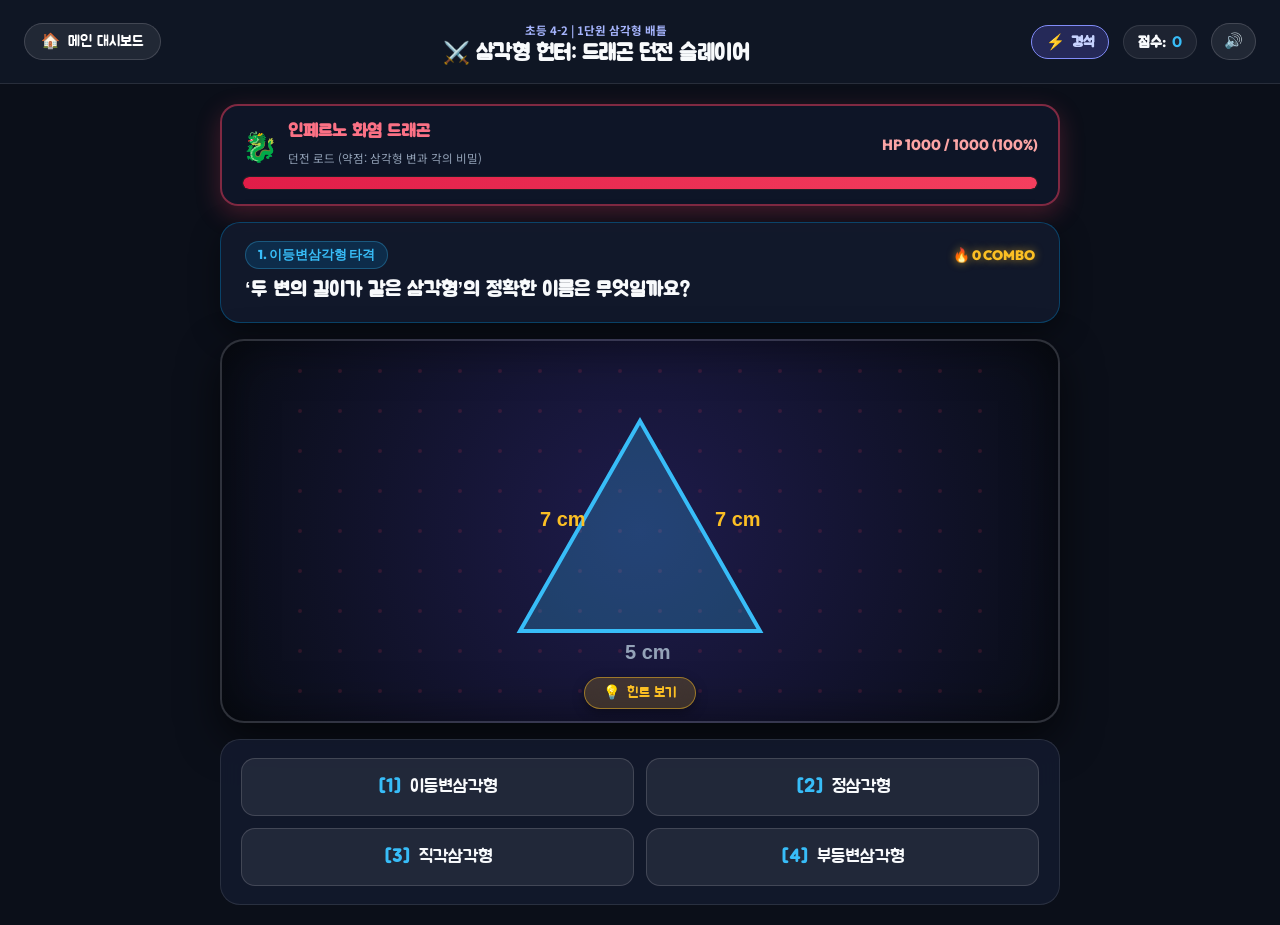
<file: games/01-triangle/index.html>
<!DOCTYPE html>
<html lang="ko">
<head>
  <meta charset="UTF-8">
  <meta name="viewport" content="width=device-width, initial-scale=1.0">
  <title>삼각형 헌터: 드래곤 던전 슬레이어 - 4학년 2학기 1단원</title>
  <link rel="stylesheet" href="../../css/common.css">
  <link rel="stylesheet" href="style.css">
</head>
<body>
  <header class="game-top-bar">
    <a href="../../index.html" class="home-btn" id="goHomeBtn">
      <span>🏠</span>
      <span>메인 대시보드</span>
    </a>

    <div class="game-title-group">
      <span class="unit-badge">초등 4-2 | 1단원 삼각형 배틀</span>
      <h1>⚔️ 삼각형 헌터: 드래곤 던전 슬레이어</h1>
    </div>

    <div class="game-header-stats">
      <div class="hud-pill" id="activePlayerBadge" style="background: rgba(99, 102, 241, 0.25); border-color: #818cf8;">
        <span id="playerAvatar">⚡</span>
        <span id="playerName" style="color: #c7d2fe;">선수 1</span>
      </div>
      <div class="hud-pill" title="현재 점수">
        <span>점수:</span>
        <span id="scoreDisplay" style="color: #38bdf8;">0</span>
      </div>
      <button class="home-btn" id="soundBtn" style="padding: 8px 12px;">🔊</button>
    </div>
  </header>

  <main class="triangle-container" id="battleArena">
    <!-- 보스 체력 바 -->
    <div class="boss-health-card">
      <div class="boss-info-row">
        <div class="boss-name-group">
          <span class="boss-icon">🐉</span>
          <div>
            <h3 class="boss-name">인페르노 화염 드래곤</h3>
            <span class="boss-sub">던전 로드 (약점: 삼각형 변과 각의 비밀)</span>
          </div>
        </div>
        <div class="boss-hp-text" id="bossHpText">HP 1000 / 1000 (100%)</div>
      </div>
      <div class="hp-track">
        <div class="hp-fill" id="hpFill" style="width: 100%;"></div>
      </div>
    </div>

    <!-- 미션 브리핑 카드 -->
    <div class="mission-brief-card">
      <div class="brief-top">
        <span class="brief-badge" id="briefCategory">1. 이등변삼각형 공격</span>
        <span class="streak-badge" id="streakBadge">🔥 0 COMBO</span>
      </div>
      <h2 class="brief-question" id="briefQuestion">
        두 변의 길이가 같은 삼각형을 찾아 드래곤을 타격하세요!
      </h2>
    </div>

    <!-- 캔버스 영역 -->
    <div class="triangle-canvas-card">
      <canvas id="triCanvas" width="760" height="380"></canvas>
      <div class="floating-damage" id="damageText"></div>
      <div class="hint-control-box">
        <button class="hint-toggle-btn" id="hintToggleBtn" type="button" title="힌트가 필요하면 클릭하세요!">
          <span>💡</span> <span>힌트 보기</span>
        </button>
        <div class="canvas-hint-overlay hidden" id="canvasHint">
          <span class="hint-text" id="hintText">💡 힌트: 두 변의 길이가 같으면 이등변삼각형이며, 두 밑각의 크기도 같습니다!</span>
          <button class="hint-close-btn" id="hintCloseBtn" type="button" title="힌트 닫기">✕</button>
        </div>
      </div>
    </div>

    <!-- 하단 선택지 패널 -->
    <div class="action-panel" id="actionPanel"></div>
  </main>

  <!-- 결과 모달 -->
  <div class="game-result-modal" id="resultModal">
    <div class="result-card">
      <div style="font-size: 4rem;">🐉💥</div>
      <h2 style="font-family: 'Jua', sans-serif; font-size: 2rem; margin: 8px 0;" id="resultTitle">화염 드래곤 토벌 성공!</h2>
      <p style="color: #94a3b8; font-size: 1rem;" id="resultDesc">삼각형의 힘으로 던전을 완전히 정복했습니다!</p>

      <div class="result-stars" id="resultStars">
        <span class="star-slot">★</span>
        <span class="star-slot">★</span>
        <span class="star-slot">★</span>
      </div>

      <div style="background: rgba(0,0,0,0.4); border-radius: 18px; padding: 18px; margin: 18px 0; border: 1px solid rgba(255,255,255,0.1);">
        <div style="display: flex; justify-content: space-between; margin-bottom: 8px;">
          <span style="color: #94a3b8;">플레이 선수</span>
          <span style="font-weight: 800; font-size: 1.15rem; color: #fbbf24;" id="resultPlayerName">경석</span>
        </div>
        <div style="display: flex; justify-content: space-between; margin-bottom: 8px;">
          <span style="color: #94a3b8;">최종 토벌 점수</span>
          <span style="font-weight: 900; font-size: 1.35rem; color: #38bdf8;" id="finalScore">0점</span>
        </div>
        <div style="display: flex; justify-content: space-between;">
          <span style="color: #94a3b8;">최대 연속 콤보</span>
          <span style="font-weight: 800; font-size: 1.15rem; color: #f43f5e;" id="finalStreak">0 COMBO</span>
        </div>
      </div>

      <div class="result-btn-row">
        <button class="result-btn retry" id="retryBtn">⚔️ 다시 토벌하기</button>
        <a href="../../index.html" class="result-btn home">🏆 랭킹 보드로 가기</a>
      </div>
    </div>
  </div>

  <script src="../../js/sound.js"></script>
  <script src="../../js/storage.js"></script>
  <script src="game.js"></script>
</body>
</html>
</file>
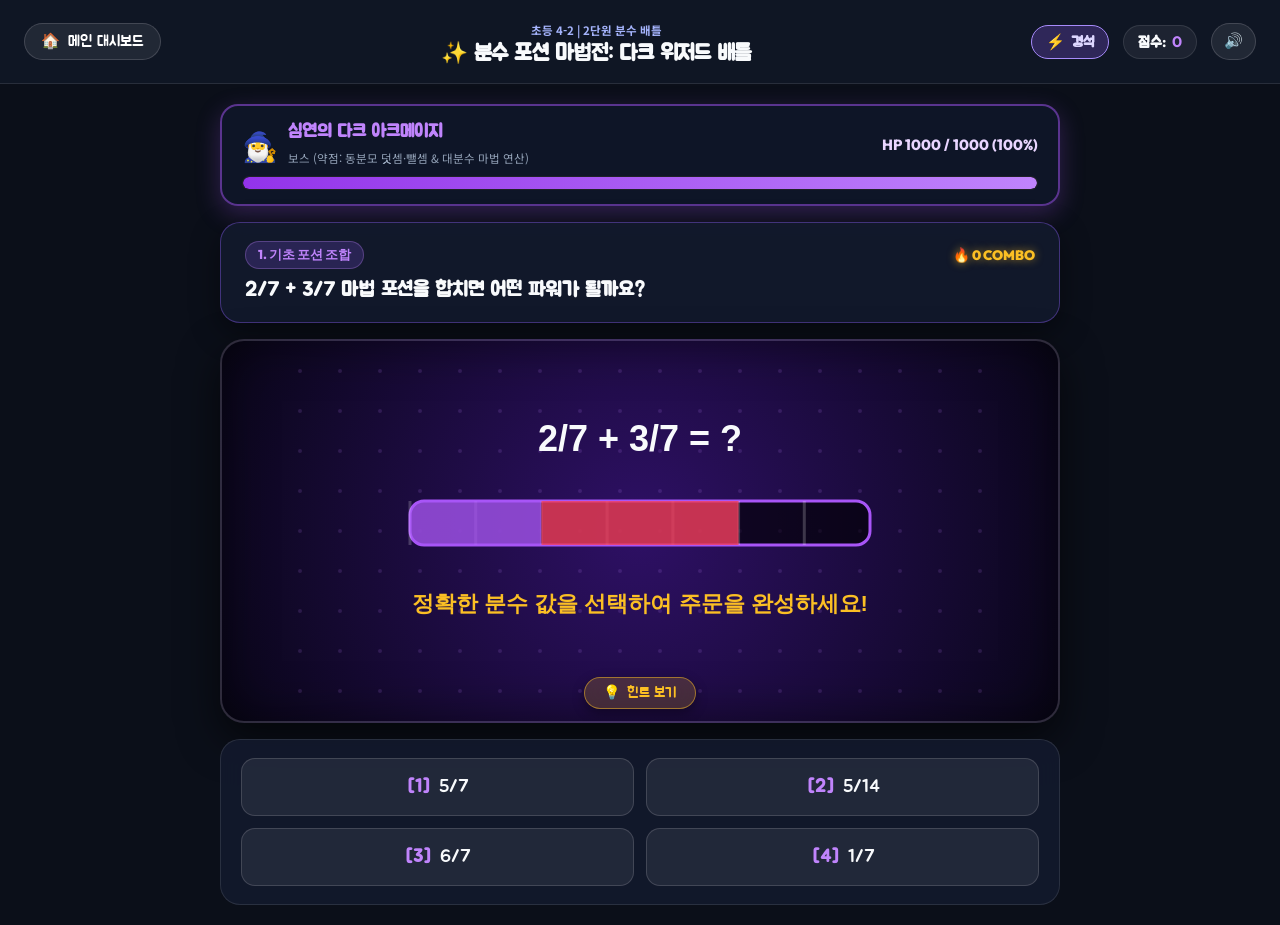
<file: games/02-fraction/index.html>
<!DOCTYPE html>
<html lang="ko">
<head>
  <meta charset="UTF-8">
  <meta name="viewport" content="width=device-width, initial-scale=1.0">
  <title>분수 포션 마법전: 다크 위저드 배틀 - 4학년 2학기 2단원</title>
  <link rel="stylesheet" href="../../css/common.css">
  <link rel="stylesheet" href="style.css">
</head>
<body>
  <header class="game-top-bar">
    <a href="../../index.html" class="home-btn" id="goHomeBtn">
      <span>🏠</span>
      <span>메인 대시보드</span>
    </a>

    <div class="game-title-group">
      <span class="unit-badge">초등 4-2 | 2단원 분수 배틀</span>
      <h1>✨ 분수 포션 마법전: 다크 위저드 배틀</h1>
    </div>

    <div class="game-header-stats">
      <div class="hud-pill" id="activePlayerBadge" style="background: rgba(139, 92, 246, 0.25); border-color: #a78bfa;">
        <span id="playerAvatar">⚡</span>
        <span id="playerName" style="color: #ddd6fe;">선수 1</span>
      </div>
      <div class="hud-pill" title="현재 점수">
        <span>점수:</span>
        <span id="scoreDisplay" style="color: #c084fc;">0</span>
      </div>
      <button class="home-btn" id="soundBtn" style="padding: 8px 12px;">🔊</button>
    </div>
  </header>

  <main class="fraction-container" id="battleArena">
    <!-- 보스 체력 바 -->
    <div class="boss-health-card">
      <div class="boss-info-row">
        <div class="boss-name-group">
          <span class="boss-icon">🧙‍♂️</span>
          <div>
            <h3 class="boss-name">심연의 다크 아크메이지</h3>
            <span class="boss-sub">보스 (약점: 동분모 덧셈·뺄셈 & 대분수 마법 연산)</span>
          </div>
        </div>
        <div class="boss-hp-text" id="bossHpText">HP 1000 / 1000 (100%)</div>
      </div>
      <div class="hp-track">
        <div class="hp-fill" id="hpFill" style="width: 100%;"></div>
      </div>
    </div>

    <!-- 미션 브리핑 카드 -->
    <div class="mission-brief-card">
      <div class="brief-top">
        <span class="brief-badge" id="briefCategory">1. 진분수 마법 조합</span>
        <span class="streak-badge" id="streakBadge">🔥 0 COMBO</span>
      </div>
      <h2 class="brief-question" id="briefQuestion">
        포션의 마법 분수를 계산하여 강력한 주문을 발동하세요!
      </h2>
    </div>

    <!-- 분수 캔버스 & 마법 연금술 수식 카드 -->
    <div class="fraction-canvas-card">
      <canvas id="fracCanvas" width="760" height="380"></canvas>
      <div class="floating-damage" id="damageText"></div>
      <div class="hint-control-box">
        <button class="hint-toggle-btn" id="hintToggleBtn" type="button" title="힌트가 필요하면 클릭하세요!">
          <span>💡</span> <span>힌트 보기</span>
        </button>
        <div class="canvas-hint-overlay hidden" id="canvasHint">
          <span class="hint-text" id="hintText">💡 힌트: 분모는 그대로 두고 분자끼리 더하거나 뺍니다!</span>
          <button class="hint-close-btn" id="hintCloseBtn" type="button" title="힌트 닫기">✕</button>
        </div>
      </div>
    </div>

    <!-- 하단 선택지 패널 -->
    <div class="action-panel" id="actionPanel"></div>
  </main>

  <!-- 결과 모달 -->
  <div class="game-result-modal" id="resultModal">
    <div class="result-card">
      <div style="font-size: 4rem;">🧙‍♂️💥</div>
      <h2 style="font-family: 'Jua', sans-serif; font-size: 2rem; margin: 8px 0;" id="resultTitle">다크 위저드 격파 성공!</h2>
      <p style="color: #94a3b8; font-size: 1rem;" id="resultDesc">완벽한 분수 연산으로 마법 아레나를 정복했습니다!</p>

      <div class="result-stars" id="resultStars">
        <span class="star-slot">★</span>
        <span class="star-slot">★</span>
        <span class="star-slot">★</span>
      </div>

      <div style="background: rgba(0,0,0,0.4); border-radius: 18px; padding: 18px; margin: 18px 0; border: 1px solid rgba(255,255,255,0.1);">
        <div style="display: flex; justify-content: space-between; margin-bottom: 8px;">
          <span style="color: #94a3b8;">플레이 선수</span>
          <span style="font-weight: 800; font-size: 1.15rem; color: #fbbf24;" id="resultPlayerName">경석</span>
        </div>
        <div style="display: flex; justify-content: space-between; margin-bottom: 8px;">
          <span style="color: #94a3b8;">최종 격파 점수</span>
          <span style="font-weight: 900; font-size: 1.35rem; color: #c084fc;" id="finalScore">0점</span>
        </div>
        <div style="display: flex; justify-content: space-between;">
          <span style="color: #94a3b8;">최대 연속 콤보</span>
          <span style="font-weight: 800; font-size: 1.15rem; color: #f43f5e;" id="finalStreak">0 COMBO</span>
        </div>
      </div>

      <div class="result-btn-row">
        <button class="result-btn retry" id="retryBtn">⚔️ 다시 마법 배틀</button>
        <a href="../../index.html" class="result-btn home">🏆 랭킹 보드로 가기</a>
      </div>
    </div>
  </div>

  <script src="../../js/sound.js"></script>
  <script src="../../js/storage.js"></script>
  <script src="game.js"></script>
</body>
</html>
</file>
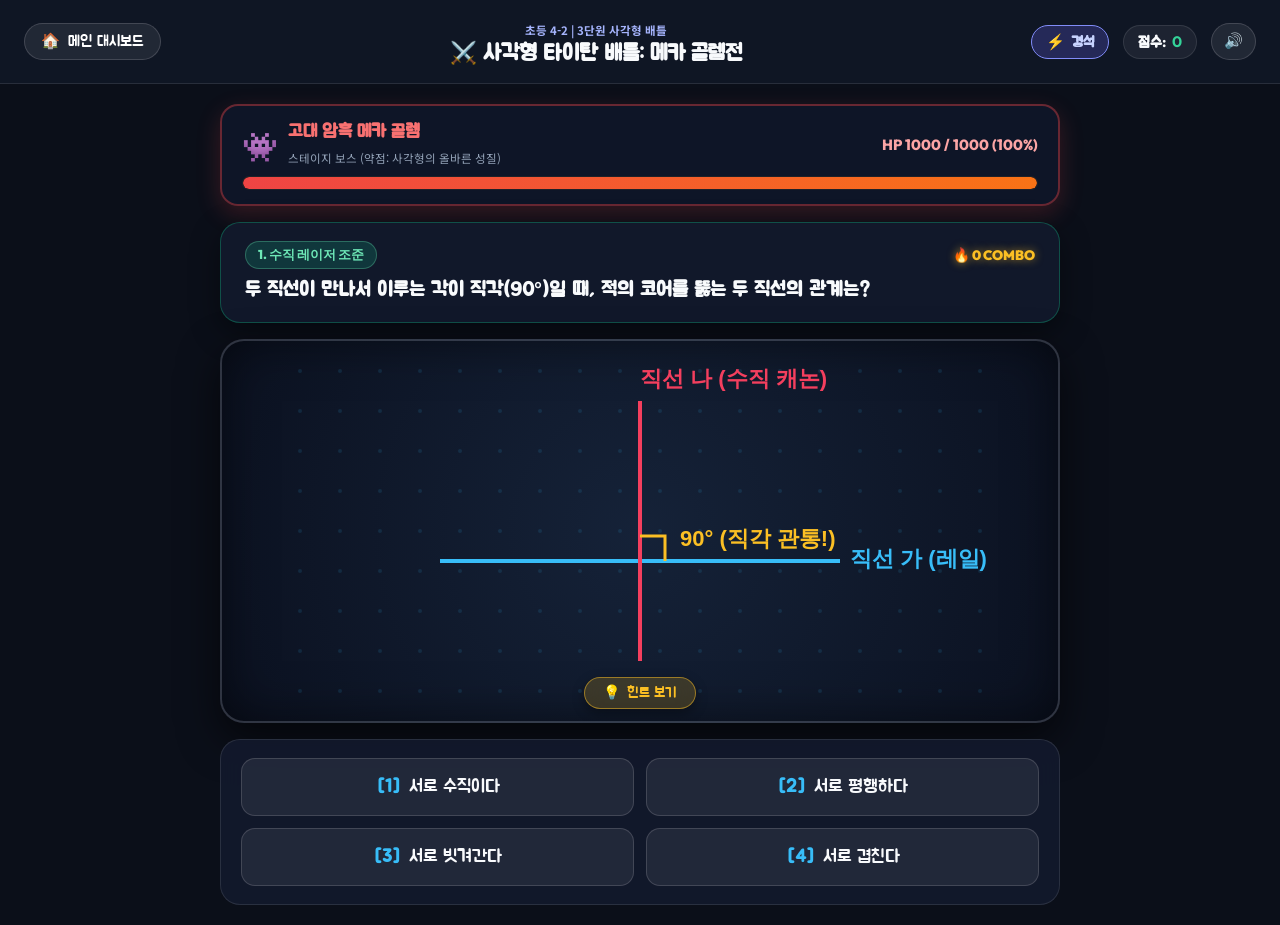
<file: games/03-quadrilateral/index.html>
<!DOCTYPE html>
<html lang="ko">
<head>
  <meta charset="UTF-8">
  <meta name="viewport" content="width=device-width, initial-scale=1.0">
  <title>사각형 타이탄 배틀: 메카 몬스터를 격파하라! - 4학년 2학기 3단원</title>
  <link rel="stylesheet" href="../../css/common.css">
  <link rel="stylesheet" href="style.css">
</head>
<body>
  <!-- 상단 배틀 헤더 -->
  <header class="game-top-bar">
    <a href="../../index.html" class="home-btn" id="goHomeBtn">
      <span>🏠</span>
      <span>메인 대시보드</span>
    </a>

    <div class="game-title-group">
      <span class="unit-badge">초등 4-2 | 3단원 사각형 배틀</span>
      <h1>⚔️ 사각형 타이탄 배틀: 메카 골렘전</h1>
    </div>

    <div class="game-header-stats">
      <!-- 현재 플레이 중인 선수 표시 -->
      <div class="hud-pill player-pill" id="activePlayerBadge" style="background: rgba(99, 102, 241, 0.25); border-color: #818cf8;">
        <span id="playerAvatar">⚡</span>
        <span id="playerName" style="color: #c7d2fe;">선수 1</span>
      </div>
      <div class="hud-pill" title="현재 점수">
        <span>점수:</span>
        <span id="scoreDisplay" style="color: #34d399;">0</span>
      </div>
      <button class="home-btn" id="soundBtn" style="padding: 8px 12px;">🔊</button>
    </div>
  </header>

  <!-- 게임 메인 컨테이너 -->
  <main class="quad-container" id="battleArena">
    <!-- 보스 체력 바 (HP Bar) -->
    <div class="boss-health-card">
      <div class="boss-info-row">
        <div class="boss-name-group">
          <span class="boss-icon" id="bossIcon">👾</span>
          <div>
            <h3 class="boss-name" id="bossName">고대 암흑 메카 골렘</h3>
            <span class="boss-sub">스테이지 보스 (약점: 사각형의 올바른 성질)</span>
          </div>
        </div>
        <div class="boss-hp-text" id="bossHpText">HP 1000 / 1000 (100%)</div>
      </div>
      <div class="hp-track">
        <div class="hp-fill" id="hpFill" style="width: 100%;"></div>
      </div>
    </div>

    <!-- 미션 브리핑 카드 -->
    <div class="mission-brief-card">
      <div class="brief-top">
        <span class="brief-badge" id="briefCategory">1. 수직 레이저 조준</span>
        <span class="streak-badge" id="streakBadge">🔥 0 COMBO</span>
      </div>
      <h2 class="brief-question" id="briefQuestion">
        두 직선이 만나서 직각(90°)을 이루는 관계를 찾아 메카의 코어를 타격하세요!
      </h2>
    </div>

    <!-- 캔버스 배틀 디스플레이 -->
    <div class="quad-canvas-card" id="canvasCard">
      <canvas id="quadCanvas" width="760" height="380"></canvas>
      <div class="floating-damage" id="damageText"></div>
      <div class="hint-control-box">
        <button class="hint-toggle-btn" id="hintToggleBtn" type="button" title="힌트가 필요하면 클릭하세요!">
          <span>💡</span> <span>힌트 보기</span>
        </button>
        <div class="canvas-hint-overlay hidden" id="canvasHint">
          <span class="hint-text" id="hintText">💡 힌트: 각 도형의 평행한 변의 쌍 개수를 세어보세요!</span>
          <button class="hint-close-btn" id="hintCloseBtn" type="button" title="힌트 닫기">✕</button>
        </div>
      </div>
    </div>

    <!-- 하단 조작 패널 -->
    <div class="action-panel" id="actionPanel">
      <!-- 동적으로 객관식 버튼 or OX 버튼 생성 -->
    </div>
  </main>

  <!-- 결과 모달 (승리 및 3인 랭킹 기록) -->
  <div class="game-result-modal" id="resultModal">
    <div class="result-card">
      <div style="font-size: 4rem;" id="resultEmoticon">👑</div>
      <h2 style="font-family: 'Jua', sans-serif; font-size: 2rem; margin: 8px 0;" id="resultTitle">보스 메카 완벽 격파!</h2>
      <p style="color: #94a3b8; font-size: 1rem;" id="resultDesc">사각형의 힘으로 메카 골렘을 물리쳤습니다!</p>

      <div class="result-stars" id="resultStars">
        <span class="star-slot">★</span>
        <span class="star-slot">★</span>
        <span class="star-slot">★</span>
      </div>

      <div style="background: rgba(0,0,0,0.4); border-radius: 18px; padding: 18px; margin: 18px 0; border: 1px solid rgba(255,255,255,0.1);">
        <div style="display: flex; justify-content: space-between; margin-bottom: 8px;">
          <span style="color: #94a3b8;">플레이 선수</span>
          <span style="font-weight: 800; font-size: 1.15rem; color: #fbbf24;" id="resultPlayerName">경석</span>
        </div>
        <div style="display: flex; justify-content: space-between; margin-bottom: 8px;">
          <span style="color: #94a3b8;">최종 격파 점수</span>
          <span style="font-weight: 900; font-size: 1.35rem; color: #34d399;" id="finalScore">0점</span>
        </div>
        <div style="display: flex; justify-content: space-between;">
          <span style="color: #94a3b8;">최대 연속 콤보</span>
          <span style="font-weight: 800; font-size: 1.15rem; color: #f43f5e;" id="finalStreak">0 COMBO</span>
        </div>
      </div>

      <div class="result-btn-row">
        <button class="result-btn retry" id="retryBtn">⚔️ 다시 배틀하기</button>
        <a href="../../index.html" class="result-btn home">🏆 랭킹 보드로 가기</a>
      </div>
    </div>
  </div>

  <script src="../../js/sound.js"></script>
  <script src="../../js/storage.js"></script>
  <script src="game.js"></script>
</body>
</html>
</file>
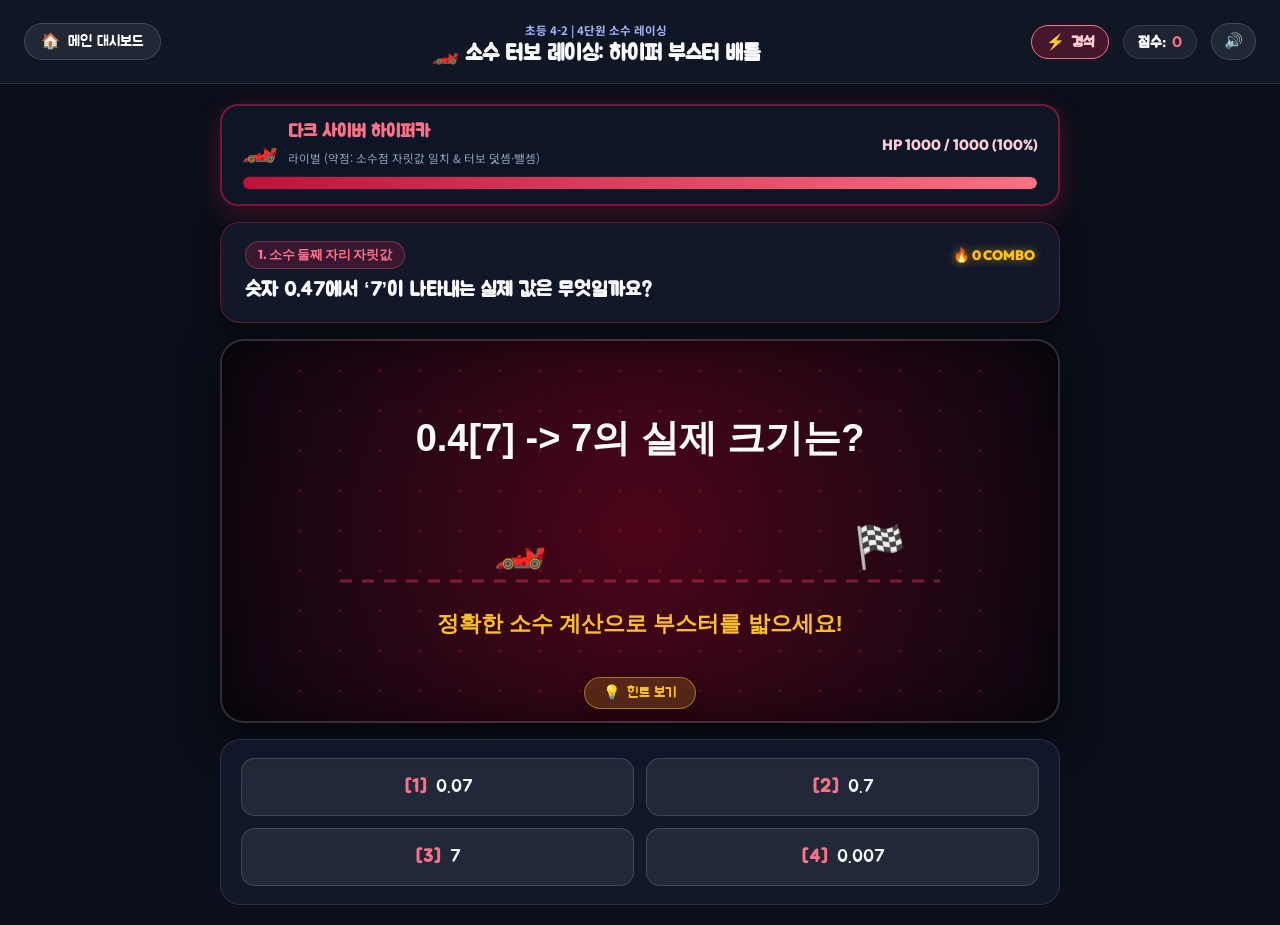
<file: games/04-decimal/index.html>
<!DOCTYPE html>
<html lang="ko">
<head>
  <meta charset="UTF-8">
  <meta name="viewport" content="width=device-width, initial-scale=1.0">
  <title>소수 터보 레이싱: 하이퍼 부스터 배틀 - 4학년 2학기 4단원</title>
  <link rel="stylesheet" href="../../css/common.css">
  <link rel="stylesheet" href="style.css">
</head>
<body>
  <header class="game-top-bar">
    <a href="../../index.html" class="home-btn" id="goHomeBtn">
      <span>🏠</span>
      <span>메인 대시보드</span>
    </a>

    <div class="game-title-group">
      <span class="unit-badge">초등 4-2 | 4단원 소수 레이싱</span>
      <h1>🏎️ 소수 터보 레이싱: 하이퍼 부스터 배틀</h1>
    </div>

    <div class="game-header-stats">
      <div class="hud-pill" id="activePlayerBadge" style="background: rgba(225, 29, 72, 0.25); border-color: #fb7185;">
        <span id="playerAvatar">⚡</span>
        <span id="playerName" style="color: #fecdd3;">선수 1</span>
      </div>
      <div class="hud-pill" title="현재 점수">
        <span>점수:</span>
        <span id="scoreDisplay" style="color: #fb7185;">0</span>
      </div>
      <button class="home-btn" id="soundBtn" style="padding: 8px 12px;">🔊</button>
    </div>
  </header>

  <main class="decimal-container" id="battleArena">
    <!-- 라이벌 레이서 체력 바 -->
    <div class="boss-health-card">
      <div class="boss-info-row">
        <div class="boss-name-group">
          <span class="boss-icon">🏎️</span>
          <div>
            <h3 class="boss-name">다크 사이버 하이퍼카</h3>
            <span class="boss-sub">라이벌 (약점: 소수점 자릿값 일치 & 터보 덧셈·뺄셈)</span>
          </div>
        </div>
        <div class="boss-hp-text" id="bossHpText">HP 1000 / 1000 (100%)</div>
      </div>
      <div class="hp-track">
        <div class="hp-fill" id="hpFill" style="width: 100%;"></div>
      </div>
    </div>

    <!-- 미션 브리핑 카드 -->
    <div class="mission-brief-card">
      <div class="brief-top">
        <span class="brief-badge" id="briefCategory">1. 소수 두 자리 자릿값</span>
        <span class="streak-badge" id="streakBadge">🔥 0 COMBO</span>
      </div>
      <h2 class="brief-question" id="briefQuestion">
        소수점 자릿값을 정확히 맞춰 부스터를 점화하고 추월하세요!
      </h2>
    </div>

    <!-- 레이싱 트랙 캔버스 -->
    <div class="decimal-canvas-card">
      <canvas id="decCanvas" width="760" height="380"></canvas>
      <div class="floating-damage" id="damageText"></div>
      <div class="hint-control-box">
        <button class="hint-toggle-btn" id="hintToggleBtn" type="button" title="힌트가 필요하면 클릭하세요!">
          <span>💡</span> <span>힌트 보기</span>
        </button>
        <div class="canvas-hint-overlay hidden" id="canvasHint">
          <span class="hint-text" id="hintText">💡 힌트: 소수의 덧셈과 뺄셈은 소수점의 위치를 똑바로 맞추는 것이 핵심입니다!</span>
          <button class="hint-close-btn" id="hintCloseBtn" type="button" title="힌트 닫기">✕</button>
        </div>
      </div>
    </div>

    <!-- 하단 선택지 패널 -->
    <div class="action-panel" id="actionPanel"></div>
  </main>

  <!-- 결과 모달 -->
  <div class="game-result-modal" id="resultModal">
    <div class="result-card">
      <div style="font-size: 4rem;">🏎️🏁</div>
      <h2 style="font-family: 'Jua', sans-serif; font-size: 2rem; margin: 8px 0;" id="resultTitle">체커기 1위 골인!</h2>
      <p style="color: #94a3b8; font-size: 1rem;" id="resultDesc">소수 터보 부스터로 라이벌 하이퍼카를 따돌렸습니다!</p>

      <div class="result-stars" id="resultStars">
        <span class="star-slot">★</span>
        <span class="star-slot">★</span>
        <span class="star-slot">★</span>
      </div>

      <div style="background: rgba(0,0,0,0.4); border-radius: 18px; padding: 18px; margin: 18px 0; border: 1px solid rgba(255,255,255,0.1);">
        <div style="display: flex; justify-content: space-between; margin-bottom: 8px;">
          <span style="color: #94a3b8;">플레이 선수</span>
          <span style="font-weight: 800; font-size: 1.15rem; color: #fbbf24;" id="resultPlayerName">경석</span>
        </div>
        <div style="display: flex; justify-content: space-between; margin-bottom: 8px;">
          <span style="color: #94a3b8;">최종 레이싱 점수</span>
          <span style="font-weight: 900; font-size: 1.35rem; color: #fb7185;" id="finalScore">0점</span>
        </div>
        <div style="display: flex; justify-content: space-between;">
          <span style="color: #94a3b8;">최대 연속 부스터</span>
          <span style="font-weight: 800; font-size: 1.15rem; color: #f43f5e;" id="finalStreak">0 COMBO</span>
        </div>
      </div>

      <div class="result-btn-row">
        <button class="result-btn retry" id="retryBtn">🏎️ 다시 레이싱</button>
        <a href="../../index.html" class="result-btn home">🏆 랭킹 보드로 가기</a>
      </div>
    </div>
  </div>

  <script src="../../js/sound.js"></script>
  <script src="../../js/storage.js"></script>
  <script src="game.js"></script>
</body>
</html>
</file>
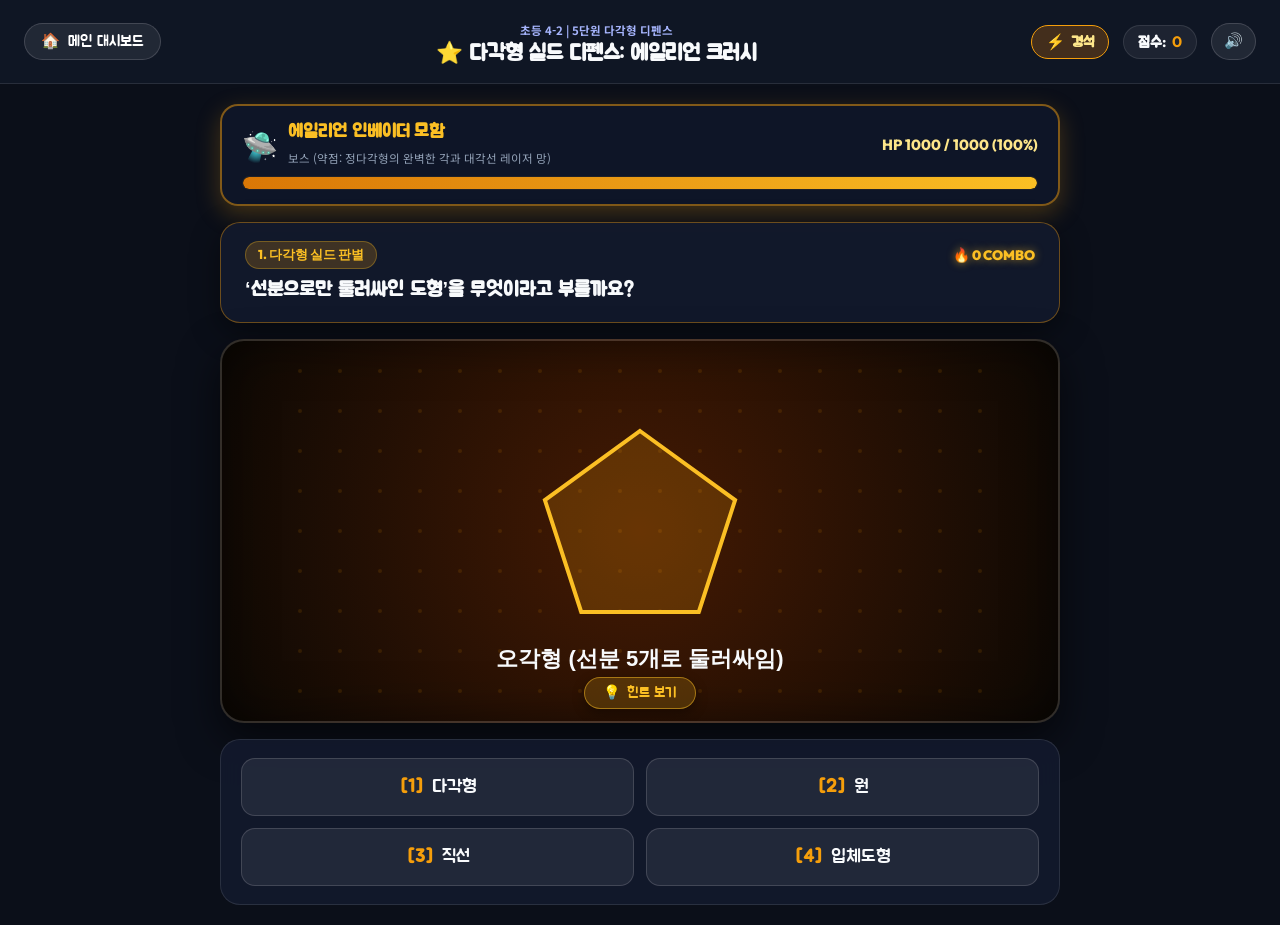
<file: games/05-polygon/index.html>
<!DOCTYPE html>
<html lang="ko">
<head>
  <meta charset="UTF-8">
  <meta name="viewport" content="width=device-width, initial-scale=1.0">
  <title>다각형 실드 디펜스: 에일리언 크러시 - 4학년 2학기 5단원</title>
  <link rel="stylesheet" href="../../css/common.css">
  <link rel="stylesheet" href="style.css">
</head>
<body>
  <header class="game-top-bar">
    <a href="../../index.html" class="home-btn" id="goHomeBtn">
      <span>🏠</span>
      <span>메인 대시보드</span>
    </a>

    <div class="game-title-group">
      <span class="unit-badge">초등 4-2 | 5단원 다각형 디펜스</span>
      <h1>⭐ 다각형 실드 디펜스: 에일리언 크러시</h1>
    </div>

    <div class="game-header-stats">
      <div class="hud-pill" id="activePlayerBadge" style="background: rgba(217, 119, 6, 0.25); border-color: #f59e0b;">
        <span id="playerAvatar">⚡</span>
        <span id="playerName" style="color: #fde68a;">선수 1</span>
      </div>
      <div class="hud-pill" title="현재 점수">
        <span>점수:</span>
        <span id="scoreDisplay" style="color: #f59e0b;">0</span>
      </div>
      <button class="home-btn" id="soundBtn" style="padding: 8px 12px;">🔊</button>
    </div>
  </header>

  <main class="polygon-container" id="battleArena">
    <!-- 외계 모함 체력 바 -->
    <div class="boss-health-card">
      <div class="boss-info-row">
        <div class="boss-name-group">
          <span class="boss-icon">🛸</span>
          <div>
            <h3 class="boss-name">에일리언 인베이더 모함</h3>
            <span class="boss-sub">보스 (약점: 정다각형의 완벽한 각과 대각선 레이저 망)</span>
          </div>
        </div>
        <div class="boss-hp-text" id="bossHpText">HP 1000 / 1000 (100%)</div>
      </div>
      <div class="hp-track">
        <div class="hp-fill" id="hpFill" style="width: 100%;"></div>
      </div>
    </div>

    <!-- 미션 브리핑 카드 -->
    <div class="mission-brief-card">
      <div class="brief-top">
        <span class="brief-badge" id="briefCategory">1. 다각형 실드 전개</span>
        <span class="streak-badge" id="streakBadge">🔥 0 COMBO</span>
      </div>
      <h2 class="brief-question" id="briefQuestion">
        선분으로만 둘러싸인 올바른 다각형을 선택해 방어벽을 구축하세요!
      </h2>
    </div>

    <!-- 다각형 디스플레이 캔버스 -->
    <div class="polygon-canvas-card">
      <canvas id="polyCanvas" width="760" height="380"></canvas>
      <div class="floating-damage" id="damageText"></div>
      <div class="hint-control-box">
        <button class="hint-toggle-btn" id="hintToggleBtn" type="button" title="힌트가 필요하면 클릭하세요!">
          <span>💡</span> <span>힌트 보기</span>
        </button>
        <div class="canvas-hint-overlay hidden" id="canvasHint">
          <span class="hint-text" id="hintText">💡 힌트: 정다각형은 '모든 변의 길이'와 '모든 각의 크기'가 같아야 합니다!</span>
          <button class="hint-close-btn" id="hintCloseBtn" type="button" title="힌트 닫기">✕</button>
        </div>
      </div>
    </div>

    <!-- 하단 선택지 패널 -->
    <div class="action-panel" id="actionPanel"></div>
  </main>

  <!-- 결과 모달 -->
  <div class="game-result-modal" id="resultModal">
    <div class="result-card">
      <div style="font-size: 4rem;">🛸💥</div>
      <h2 style="font-family: 'Jua', sans-serif; font-size: 2rem; margin: 8px 0;" id="resultTitle">외계 모함 격추 성공!</h2>
      <p style="color: #94a3b8; font-size: 1rem;" id="resultDesc">다각형 실드와 대각선 레이저로 지구를 지켜냈습니다!</p>

      <div class="result-stars" id="resultStars">
        <span class="star-slot">★</span>
        <span class="star-slot">★</span>
        <span class="star-slot">★</span>
      </div>

      <div style="background: rgba(0,0,0,0.4); border-radius: 18px; padding: 18px; margin: 18px 0; border: 1px solid rgba(255,255,255,0.1);">
        <div style="display: flex; justify-content: space-between; margin-bottom: 8px;">
          <span style="color: #94a3b8;">플레이 선수</span>
          <span style="font-weight: 800; font-size: 1.15rem; color: #fbbf24;" id="resultPlayerName">경석</span>
        </div>
        <div style="display: flex; justify-content: space-between; margin-bottom: 8px;">
          <span style="color: #94a3b8;">최종 방어 점수</span>
          <span style="font-weight: 900; font-size: 1.35rem; color: #f59e0b;" id="finalScore">0점</span>
        </div>
        <div style="display: flex; justify-content: space-between;">
          <span style="color: #94a3b8;">최대 연속 콤보</span>
          <span style="font-weight: 800; font-size: 1.15rem; color: #f43f5e;" id="finalStreak">0 COMBO</span>
        </div>
      </div>

      <div class="result-btn-row">
        <button class="result-btn retry" id="retryBtn">🛡️ 다시 디펜스</button>
        <a href="../../index.html" class="result-btn home">🏆 랭킹 보드로 가기</a>
      </div>
    </div>
  </div>

  <script src="../../js/sound.js"></script>
  <script src="../../js/storage.js"></script>
  <script src="game.js"></script>
</body>
</html>
</file>
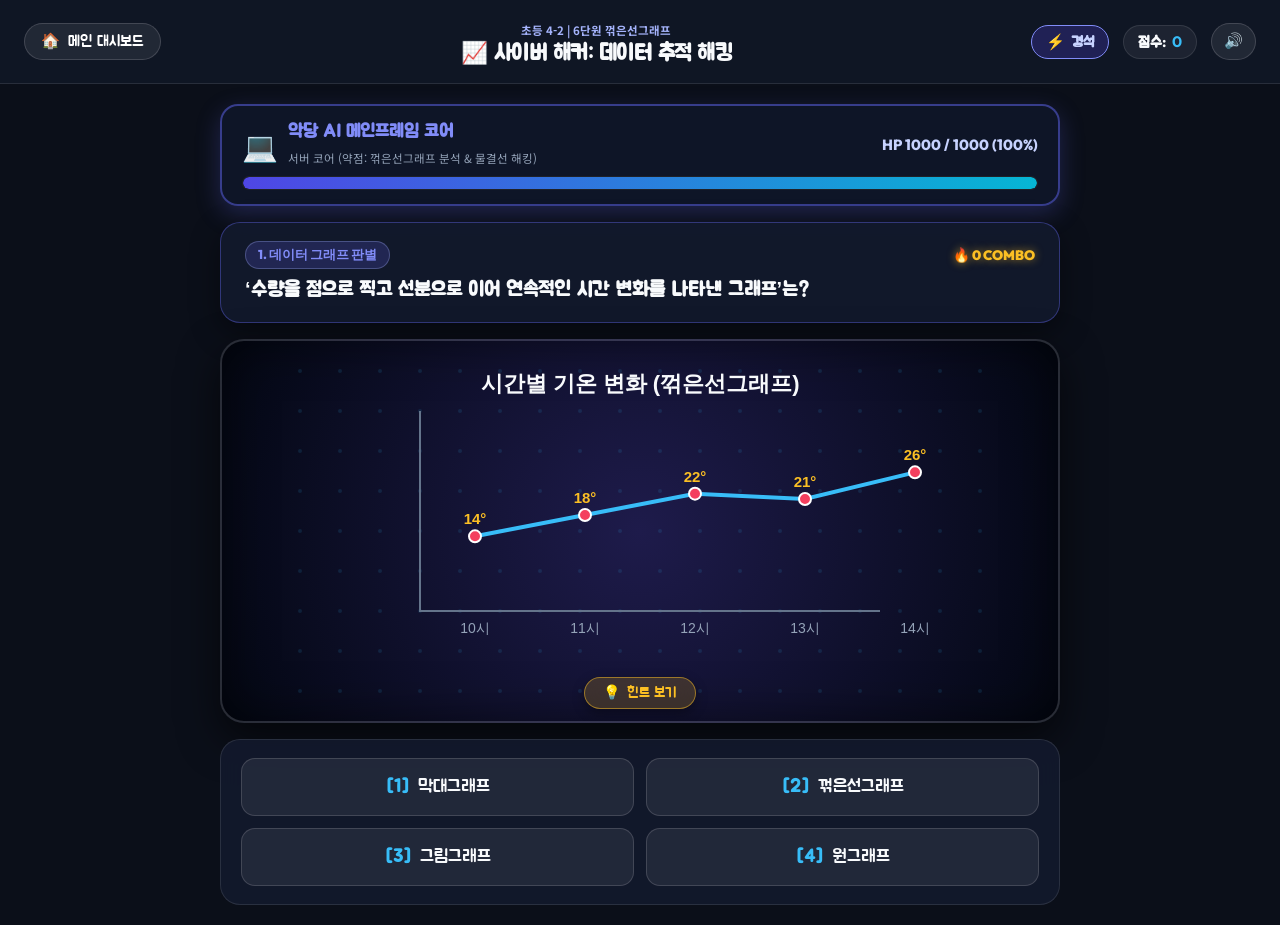
<file: games/06-line-graph/index.html>
<!DOCTYPE html>
<html lang="ko">
<head>
  <meta charset="UTF-8">
  <meta name="viewport" content="width=device-width, initial-scale=1.0">
  <title>사이버 해커: 꺾은선그래프 데이터 해킹 작전 - 4학년 2학기 6단원</title>
  <link rel="stylesheet" href="../../css/common.css">
  <link rel="stylesheet" href="style.css">
</head>
<body>
  <header class="game-top-bar">
    <a href="../../index.html" class="home-btn" id="goHomeBtn">
      <span>🏠</span>
      <span>메인 대시보드</span>
    </a>

    <div class="game-title-group">
      <span class="unit-badge">초등 4-2 | 6단원 꺾은선그래프</span>
      <h1>📈 사이버 해커: 데이터 추적 해킹</h1>
    </div>

    <div class="game-header-stats">
      <div class="hud-pill" id="activePlayerBadge" style="background: rgba(79, 70, 229, 0.25); border-color: #818cf8;">
        <span id="playerAvatar">⚡</span>
        <span id="playerName" style="color: #c7d2fe;">선수 1</span>
      </div>
      <div class="hud-pill" title="현재 점수">
        <span>점수:</span>
        <span id="scoreDisplay" style="color: #38bdf8;">0</span>
      </div>
      <button class="home-btn" id="soundBtn" style="padding: 8px 12px;">🔊</button>
    </div>
  </header>

  <main class="line-graph-container" id="battleArena">
    <!-- 메인프레임 보스 체력 바 -->
    <div class="boss-health-card">
      <div class="boss-info-row">
        <div class="boss-name-group">
          <span class="boss-icon">💻</span>
          <div>
            <h3 class="boss-name">악당 AI 메인프레임 코어</h3>
            <span class="boss-sub">서버 코어 (약점: 꺾은선그래프 분석 & 물결선 해킹)</span>
          </div>
        </div>
        <div class="boss-hp-text" id="bossHpText">HP 1000 / 1000 (100%)</div>
      </div>
      <div class="hp-track">
        <div class="hp-fill" id="hpFill" style="width: 100%;"></div>
      </div>
    </div>

    <!-- 미션 브리핑 카드 -->
    <div class="mission-brief-card">
      <div class="brief-top">
        <span class="brief-badge" id="briefCategory">1. 꺾은선그래프의 특징</span>
        <span class="streak-badge" id="streakBadge">🔥 0 COMBO</span>
      </div>
      <h2 class="brief-question" id="briefQuestion">
        시간에 따른 변화를 파악하는 올바른 그래프의 성질을 해킹하세요!
      </h2>
    </div>

    <!-- 꺾은선그래프 디스플레이 캔버스 -->
    <div class="line-graph-canvas-card">
      <canvas id="graphCanvas" width="760" height="380"></canvas>
      <div class="floating-damage" id="damageText"></div>
      <div class="hint-control-box">
        <button class="hint-toggle-btn" id="hintToggleBtn" type="button" title="힌트가 필요하면 클릭하세요!">
          <span>💡</span> <span>힌트 보기</span>
        </button>
        <div class="canvas-hint-overlay hidden" id="canvasHint">
          <span class="hint-text" id="hintText">💡 힌트: 꺾은선그래프는 연속적인 변화의 모습과 미래 경향을 알기에 가장 좋습니다!</span>
          <button class="hint-close-btn" id="hintCloseBtn" type="button" title="힌트 닫기">✕</button>
        </div>
      </div>
    </div>

    <!-- 하단 선택지 패널 -->
    <div class="action-panel" id="actionPanel"></div>
  </main>

  <!-- 결과 모달 -->
  <div class="game-result-modal" id="resultModal">
    <div class="result-card">
      <div style="font-size: 4rem;">💻⚡</div>
      <h2 style="font-family: 'Jua', sans-serif; font-size: 2rem; margin: 8px 0;" id="resultTitle">서버 메인프레임 해킹 성공!</h2>
      <p style="color: #94a3b8; font-size: 1rem;" id="resultDesc">정밀한 꺾은선그래프 분석으로 AI 코어를 셧다운시켰습니다!</p>

      <div class="result-stars" id="resultStars">
        <span class="star-slot">★</span>
        <span class="star-slot">★</span>
        <span class="star-slot">★</span>
      </div>

      <div style="background: rgba(0,0,0,0.4); border-radius: 18px; padding: 18px; margin: 18px 0; border: 1px solid rgba(255,255,255,0.1);">
        <div style="display: flex; justify-content: space-between; margin-bottom: 8px;">
          <span style="color: #94a3b8;">플레이 선수</span>
          <span style="font-weight: 800; font-size: 1.15rem; color: #fbbf24;" id="resultPlayerName">경석</span>
        </div>
        <div style="display: flex; justify-content: space-between; margin-bottom: 8px;">
          <span style="color: #94a3b8;">최종 해킹 점수</span>
          <span style="font-weight: 900; font-size: 1.35rem; color: #38bdf8;" id="finalScore">0점</span>
        </div>
        <div style="display: flex; justify-content: space-between;">
          <span style="color: #94a3b8;">최대 연속 콤보</span>
          <span style="font-weight: 800; font-size: 1.15rem; color: #f43f5e;" id="finalStreak">0 COMBO</span>
        </div>
      </div>

      <div class="result-btn-row">
        <button class="result-btn retry" id="retryBtn">💻 다시 해킹 작전</button>
        <a href="../../index.html" class="result-btn home">🏆 랭킹 보드로 가기</a>
      </div>
    </div>
  </div>

  <script src="../../js/sound.js"></script>
  <script src="../../js/storage.js"></script>
  <script src="game.js"></script>
</body>
</html>
</file>
<file: css/common.css>
/* common.css - 모든 개별 게임에서 공유하는 공통 레이아웃 & UI 스타일 */
@import url('https://fonts.googleapis.com/css2?family=Jua&family=Outfit:wght@400;600;700;800;900&family=Noto+Sans+KR:wght@400;500;700;900&display=swap');

:root {
  --bg-dark: #0b0f19;
  --bg-card: rgba(23, 32, 54, 0.85);
  --border-glow: rgba(99, 102, 241, 0.35);
  --text-main: #f8fafc;
  --text-muted: #94a3b8;
  --color-gold: #fbbf24;
  --color-emerald: #10b981;
  --color-rose: #f43f5e;
}

* {
  box-sizing: border-box;
  margin: 0;
  padding: 0;
  -webkit-font-smoothing: antialiased;
}

body {
  font-family: 'Noto Sans KR', 'Outfit', sans-serif;
  background-color: var(--bg-dark);
  color: var(--text-main);
  min-height: 100vh;
  display: flex;
  flex-direction: column;
}

/* 상단 공통 게임 헤더 바 */
.game-top-bar {
  display: flex;
  justify-content: space-between;
  align-items: center;
  padding: 16px 24px;
  background: rgba(17, 24, 39, 0.85);
  backdrop-filter: blur(12px);
  border-bottom: 1px solid rgba(255, 255, 255, 0.1);
  position: sticky;
  top: 0;
  z-index: 50;
}

.home-btn {
  display: inline-flex;
  align-items: center;
  gap: 8px;
  background: rgba(255, 255, 255, 0.08);
  border: 1px solid rgba(255, 255, 255, 0.15);
  color: white;
  text-decoration: none;
  padding: 8px 16px;
  border-radius: 9999px;
  font-family: 'Jua', sans-serif;
  font-size: 0.95rem;
  transition: all 0.2s ease;
}

.home-btn:hover {
  background: rgba(255, 255, 255, 0.18);
  transform: translateX(-3px);
}

.game-title-group {
  text-align: center;
}

.game-title-group h1 {
  font-family: 'Jua', sans-serif;
  font-size: 1.35rem;
  letter-spacing: -0.5px;
}

.game-title-group .unit-badge {
  font-size: 0.72rem;
  color: #a5b4fc;
  font-weight: 700;
}

.game-header-stats {
  display: flex;
  align-items: center;
  gap: 14px;
}

.hud-pill {
  display: flex;
  align-items: center;
  gap: 6px;
  background: rgba(255, 255, 255, 0.06);
  border: 1px solid rgba(255, 255, 255, 0.1);
  padding: 6px 14px;
  border-radius: 9999px;
  font-family: 'Outfit', 'Jua', sans-serif;
  font-size: 0.95rem;
  font-weight: 700;
}

/* 결과 모달 공통 */
.game-result-modal {
  position: fixed;
  inset: 0;
  background: rgba(0, 0, 0, 0.85);
  backdrop-filter: blur(10px);
  z-index: 200;
  display: none;
  align-items: center;
  justify-content: center;
  padding: 20px;
}

.game-result-modal.show {
  display: flex;
  animation: popResult 0.3s cubic-bezier(0.18, 0.89, 0.32, 1.28);
}

@keyframes popResult {
  0% { transform: scale(0.85); opacity: 0; }
  100% { transform: scale(1); opacity: 1; }
}

.result-card {
  background: #151d30;
  border: 2px solid rgba(255, 255, 255, 0.15);
  border-radius: 24px;
  max-width: 460px;
  width: 100%;
  padding: 36px 28px;
  text-align: center;
  box-shadow: 0 20px 60px rgba(0, 0, 0, 0.8);
}

.result-stars {
  font-size: 3rem;
  color: rgba(255, 255, 255, 0.2);
  margin: 16px 0;
  display: flex;
  justify-content: center;
  gap: 10px;
}

.result-stars .active {
  color: var(--color-gold);
  animation: starPop 0.5s ease;
}

@keyframes starPop {
  0% { transform: scale(0.3) rotate(-30deg); }
  60% { transform: scale(1.3) rotate(10deg); }
  100% { transform: scale(1) rotate(0deg); }
}

.result-btn-row {
  display: flex;
  gap: 12px;
  margin-top: 24px;
}

.result-btn {
  flex: 1;
  padding: 12px;
  border-radius: 14px;
  font-family: 'Jua', sans-serif;
  font-size: 1.05rem;
  cursor: pointer;
  border: none;
  transition: all 0.2s;
  text-decoration: none;
  display: inline-flex;
  align-items: center;
  justify-content: center;
  gap: 6px;
}

.result-btn.retry {
  background: rgba(255, 255, 255, 0.12);
  color: white;
}

.result-btn.retry:hover {
  background: rgba(255, 255, 255, 0.2);
}

.result-btn.home {
  background: linear-gradient(135deg, #6366f1, #8b5cf6);
  color: white;
  box-shadow: 0 4px 15px rgba(99, 102, 241, 0.4);
}

.result-btn.home:hover {
  filter: brightness(1.15);
  transform: translateY(-2px);
}
</file>
<file: games/01-triangle/style.css>
.triangle-container {
  max-width: 880px;
  width: 100%;
  margin: 20px auto;
  padding: 0 20px;
  flex: 1;
  display: flex;
  flex-direction: column;
  transition: transform 0.05s ease;
}

.screen-shake {
  animation: arenaShake 0.4s cubic-bezier(0.36, 0.07, 0.19, 0.97) both;
}

@keyframes arenaShake {
  10%, 90% { transform: translate3d(-3px, 2px, 0); }
  20%, 80% { transform: translate3d(5px, -3px, 0); }
  30%, 50%, 70% { transform: translate3d(-6px, 4px, 0); }
  40%, 60% { transform: translate3d(6px, -4px, 0); }
}

.boss-health-card {
  background: rgba(15, 23, 42, 0.9);
  border: 2px solid rgba(244, 63, 94, 0.5);
  border-radius: 18px;
  padding: 14px 20px;
  margin-bottom: 16px;
  box-shadow: 0 8px 25px rgba(244, 63, 94, 0.25);
}

.boss-info-row {
  display: flex;
  justify-content: space-between;
  align-items: center;
  margin-bottom: 8px;
}

.boss-name-group {
  display: flex;
  align-items: center;
  gap: 10px;
}

.boss-icon {
  font-size: 1.8rem;
  animation: dragonFloat 2s ease-in-out infinite alternate;
}

@keyframes dragonFloat {
  0% { transform: translateY(0) scale(1); }
  100% { transform: translateY(-4px) scale(1.1); }
}

.boss-name {
  font-family: 'Jua', sans-serif;
  font-size: 1.15rem;
  color: #fb7185;
}

.boss-sub {
  font-size: 0.72rem;
  color: #94a3b8;
}

.boss-hp-text {
  font-family: 'Outfit', sans-serif;
  font-weight: 800;
  font-size: 0.92rem;
  color: #fca5a5;
}

.hp-track {
  width: 100%;
  height: 14px;
  background: rgba(0, 0, 0, 0.6);
  border-radius: 9999px;
  overflow: hidden;
  border: 1px solid rgba(255, 255, 255, 0.1);
}

.hp-fill {
  height: 100%;
  background: linear-gradient(90deg, #e11d48, #f43f5e);
  border-radius: 9999px;
  transition: width 0.35s cubic-bezier(0.34, 1.56, 0.64, 1);
  box-shadow: 0 0 12px rgba(244, 63, 94, 0.8);
}

.mission-brief-card {
  background: rgba(19, 27, 46, 0.85);
  border: 1px solid rgba(2, 132, 199, 0.4);
  border-radius: 20px;
  padding: 18px 24px;
  margin-bottom: 16px;
  backdrop-filter: blur(12px);
  box-shadow: 0 10px 30px rgba(0, 0, 0, 0.4);
}

.brief-top {
  display: flex;
  justify-content: space-between;
  align-items: center;
  margin-bottom: 8px;
}

.brief-badge {
  font-family: 'Outfit', sans-serif;
  font-size: 0.8rem;
  font-weight: 800;
  color: #38bdf8;
  background: rgba(2, 132, 199, 0.2);
  border: 1px solid rgba(56, 189, 248, 0.3);
  padding: 4px 12px;
  border-radius: 9999px;
}

.streak-badge {
  font-family: 'Outfit', sans-serif;
  font-size: 0.85rem;
  font-weight: 900;
  color: #fbbf24;
  text-shadow: 0 0 8px rgba(251, 191, 36, 0.6);
}

.brief-question {
  font-family: 'Jua', sans-serif;
  font-size: 1.25rem;
  color: #f8fafc;
  line-height: 1.35;
}

.triangle-canvas-card {
  position: relative;
  background: radial-gradient(circle at 50% 50%, #1e1b4b 0%, #090d16 100%);
  border: 2px solid rgba(255, 255, 255, 0.15);
  border-radius: 24px;
  overflow: hidden;
  box-shadow: 0 16px 40px rgba(0, 0, 0, 0.6), inset 0 0 50px rgba(0, 0, 0, 0.5);
  margin-bottom: 16px;
  display: flex;
  justify-content: center;
  align-items: center;
}

#triCanvas {
  display: block;
  width: 100%;
  max-width: 760px;
  height: auto;
  aspect-ratio: 760 / 380;
}

.floating-damage {
  position: absolute;
  top: 40%;
  left: 50%;
  transform: translate(-50%, -50%) scale(0);
  font-family: 'Outfit', 'Jua', sans-serif;
  font-size: 2.5rem;
  font-weight: 900;
  color: #facc15;
  text-shadow: 0 0 15px #ef4444, 0 4px 10px rgba(0,0,0,0.8);
  pointer-events: none;
  opacity: 0;
  z-index: 10;
  white-space: nowrap;
}

.floating-damage.show {
  animation: damagePopup 0.9s cubic-bezier(0.18, 0.89, 0.32, 1.28) forwards;
}

@keyframes damagePopup {
  0% { transform: translate(-50%, -20%) scale(0.3); opacity: 0; }
  30% { transform: translate(-50%, -60%) scale(1.3); opacity: 1; }
  70% { transform: translate(-50%, -90%) scale(1.1); opacity: 1; }
  100% { transform: translate(-50%, -120%) scale(0.9); opacity: 0; }
}

.hint-control-box {
  position: absolute;
  bottom: 12px;
  left: 16px;
  right: 16px;
  display: flex;
  justify-content: center;
  align-items: center;
  pointer-events: none;
  z-index: 10;
}

.hint-toggle-btn {
  pointer-events: auto;
  background: rgba(251, 191, 36, 0.18);
  border: 1px solid rgba(251, 191, 36, 0.5);
  color: #fbbf24;
  padding: 6px 18px;
  border-radius: 9999px;
  font-family: 'Jua', sans-serif;
  font-size: 0.88rem;
  cursor: pointer;
  backdrop-filter: blur(8px);
  box-shadow: 0 4px 12px rgba(0, 0, 0, 0.35);
  transition: all 0.2s ease;
  display: flex;
  align-items: center;
  gap: 6px;
}

.hint-toggle-btn:hover {
  background: rgba(251, 191, 36, 0.35);
  border-color: #fbbf24;
  transform: translateY(-2px);
  box-shadow: 0 6px 16px rgba(251, 191, 36, 0.4);
}

.canvas-hint-overlay {
  pointer-events: auto;
  background: rgba(15, 23, 42, 0.92);
  border: 1px solid rgba(251, 191, 36, 0.4);
  padding: 8px 16px;
  border-radius: 12px;
  font-size: 0.85rem;
  color: #f1f5f9;
  backdrop-filter: blur(10px);
  display: flex;
  align-items: center;
  justify-content: space-between;
  gap: 12px;
  max-width: 90%;
  box-shadow: 0 8px 24px rgba(0, 0, 0, 0.5);
}

.canvas-hint-overlay.hidden {
  display: none !important;
}

.hint-close-btn {
  background: transparent;
  border: none;
  color: #94a3b8;
  font-size: 1rem;
  cursor: pointer;
  padding: 2px 6px;
  border-radius: 4px;
  transition: all 0.2s;
}

.hint-close-btn:hover {
  color: white;
  background: rgba(255, 255, 255, 0.1);
}

.action-panel {
  background: rgba(19, 27, 46, 0.85);
  border: 1px solid rgba(255, 255, 255, 0.1);
  border-radius: 20px;
  padding: 18px 20px;
  backdrop-filter: blur(12px);
}

.choice-grid-4 {
  display: grid;
  grid-template-columns: 1fr 1fr;
  gap: 12px;
}

.quad-choice-btn {
  background: rgba(255, 255, 255, 0.07);
  border: 1px solid rgba(255, 255, 255, 0.15);
  border-radius: 14px;
  padding: 16px 18px;
  font-family: 'Jua', 'Noto Sans KR', sans-serif;
  font-size: 1.15rem;
  color: #f8fafc;
  cursor: pointer;
  transition: all 0.2s cubic-bezier(0.4, 0, 0.2, 1);
  text-align: center;
  display: flex;
  align-items: center;
  justify-content: center;
  gap: 8px;
}

.quad-choice-btn:hover {
  background: rgba(255, 255, 255, 0.18);
  border-color: #38bdf8;
  transform: translateY(-2px);
  box-shadow: 0 6px 16px rgba(0, 0, 0, 0.3);
}

.quad-choice-btn.correct {
  background: linear-gradient(135deg, #0284c7, #2563eb) !important;
  border-color: #60a5fa !important;
  box-shadow: 0 0 25px rgba(37, 99, 235, 0.7) !important;
  transform: scale(1.02);
}

.quad-choice-btn.wrong {
  background: linear-gradient(135deg, #b91c1c, #ef4444) !important;
  border-color: #f87171 !important;
  animation: shake 0.4s ease;
}

.ox-grid {
  display: grid;
  grid-template-columns: 1fr 1fr;
  gap: 16px;
}

.ox-btn {
  padding: 18px;
  border-radius: 18px;
  font-family: 'Outfit', 'Jua', sans-serif;
  font-size: 1.8rem;
  font-weight: 900;
  cursor: pointer;
  border: 2px solid transparent;
  transition: all 0.2s;
  display: flex;
  flex-direction: column;
  align-items: center;
  gap: 4px;
}

.ox-btn.btn-o {
  background: rgba(16, 185, 129, 0.2);
  border-color: rgba(16, 185, 129, 0.5);
  color: #34d399;
}

.ox-btn.btn-o:hover {
  background: rgba(16, 185, 129, 0.35);
  transform: scale(1.03);
}

.ox-btn.btn-x {
  background: rgba(239, 68, 68, 0.2);
  border-color: rgba(239, 68, 68, 0.5);
  color: #f87171;
}

.ox-btn.btn-x:hover {
  background: rgba(239, 68, 68, 0.35);
  transform: scale(1.03);
}

.ox-sub {
  font-size: 1rem;
  font-family: 'Jua', sans-serif;
}

@keyframes shake {
  0%, 100% { transform: translateX(0); }
  25% { transform: translateX(-8px); }
  75% { transform: translateX(8px); }
}

@media (max-width: 640px) {
  .choice-grid-4 {
    grid-template-columns: 1fr;
  }
}
</file>
<file: games/02-fraction/style.css>
.fraction-container {
  max-width: 880px;
  width: 100%;
  margin: 20px auto;
  padding: 0 20px;
  flex: 1;
  display: flex;
  flex-direction: column;
  transition: transform 0.05s ease;
}

.screen-shake {
  animation: arenaShake 0.4s cubic-bezier(0.36, 0.07, 0.19, 0.97) both;
}

@keyframes arenaShake {
  10%, 90% { transform: translate3d(-3px, 2px, 0); }
  20%, 80% { transform: translate3d(5px, -3px, 0); }
  30%, 50%, 70% { transform: translate3d(-6px, 4px, 0); }
  40%, 60% { transform: translate3d(6px, -4px, 0); }
}

.boss-health-card {
  background: rgba(15, 23, 42, 0.9);
  border: 2px solid rgba(168, 85, 247, 0.5);
  border-radius: 18px;
  padding: 14px 20px;
  margin-bottom: 16px;
  box-shadow: 0 8px 25px rgba(168, 85, 247, 0.25);
}

.boss-info-row {
  display: flex;
  justify-content: space-between;
  align-items: center;
  margin-bottom: 8px;
}

.boss-name-group {
  display: flex;
  align-items: center;
  gap: 10px;
}

.boss-icon {
  font-size: 1.8rem;
  animation: mageFloat 2s ease-in-out infinite alternate;
}

@keyframes mageFloat {
  0% { transform: translateY(0); }
  100% { transform: translateY(-4px) scale(1.1); }
}

.boss-name {
  font-family: 'Jua', sans-serif;
  font-size: 1.15rem;
  color: #c084fc;
}

.boss-sub {
  font-size: 0.72rem;
  color: #94a3b8;
}

.boss-hp-text {
  font-family: 'Outfit', sans-serif;
  font-weight: 800;
  font-size: 0.92rem;
  color: #e9d5ff;
}

.hp-track {
  width: 100%;
  height: 14px;
  background: rgba(0, 0, 0, 0.6);
  border-radius: 9999px;
  overflow: hidden;
  border: 1px solid rgba(255, 255, 255, 0.1);
}

.hp-fill {
  height: 100%;
  background: linear-gradient(90deg, #9333ea, #c084fc);
  border-radius: 9999px;
  transition: width 0.35s cubic-bezier(0.34, 1.56, 0.64, 1);
  box-shadow: 0 0 12px rgba(168, 85, 247, 0.8);
}

.mission-brief-card {
  background: rgba(19, 27, 46, 0.85);
  border: 1px solid rgba(139, 92, 246, 0.4);
  border-radius: 20px;
  padding: 18px 24px;
  margin-bottom: 16px;
  backdrop-filter: blur(12px);
  box-shadow: 0 10px 30px rgba(0, 0, 0, 0.4);
}

.brief-top {
  display: flex;
  justify-content: space-between;
  align-items: center;
  margin-bottom: 8px;
}

.brief-badge {
  font-family: 'Outfit', sans-serif;
  font-size: 0.8rem;
  font-weight: 800;
  color: #c084fc;
  background: rgba(139, 92, 246, 0.2);
  border: 1px solid rgba(192, 132, 252, 0.3);
  padding: 4px 12px;
  border-radius: 9999px;
}

.streak-badge {
  font-family: 'Outfit', sans-serif;
  font-size: 0.85rem;
  font-weight: 900;
  color: #fbbf24;
  text-shadow: 0 0 8px rgba(251, 191, 36, 0.6);
}

.brief-question {
  font-family: 'Jua', sans-serif;
  font-size: 1.25rem;
  color: #f8fafc;
  line-height: 1.35;
}

.fraction-canvas-card {
  position: relative;
  background: radial-gradient(circle at 50% 50%, #2e1065 0%, #090618 100%);
  border: 2px solid rgba(255, 255, 255, 0.15);
  border-radius: 24px;
  overflow: hidden;
  box-shadow: 0 16px 40px rgba(0, 0, 0, 0.6), inset 0 0 50px rgba(0, 0, 0, 0.5);
  margin-bottom: 16px;
  display: flex;
  justify-content: center;
  align-items: center;
}

#fracCanvas {
  display: block;
  width: 100%;
  max-width: 760px;
  height: auto;
  aspect-ratio: 760 / 380;
}

.floating-damage {
  position: absolute;
  top: 40%;
  left: 50%;
  transform: translate(-50%, -50%) scale(0);
  font-family: 'Outfit', 'Jua', sans-serif;
  font-size: 2.5rem;
  font-weight: 900;
  color: #facc15;
  text-shadow: 0 0 15px #a855f7, 0 4px 10px rgba(0,0,0,0.8);
  pointer-events: none;
  opacity: 0;
  z-index: 10;
  white-space: nowrap;
}

.floating-damage.show {
  animation: damagePopup 0.9s cubic-bezier(0.18, 0.89, 0.32, 1.28) forwards;
}

@keyframes damagePopup {
  0% { transform: translate(-50%, -20%) scale(0.3); opacity: 0; }
  30% { transform: translate(-50%, -60%) scale(1.3); opacity: 1; }
  70% { transform: translate(-50%, -90%) scale(1.1); opacity: 1; }
  100% { transform: translate(-50%, -120%) scale(0.9); opacity: 0; }
}

.hint-control-box {
  position: absolute;
  bottom: 12px;
  left: 16px;
  right: 16px;
  display: flex;
  justify-content: center;
  align-items: center;
  pointer-events: none;
  z-index: 10;
}

.hint-toggle-btn {
  pointer-events: auto;
  background: rgba(251, 191, 36, 0.18);
  border: 1px solid rgba(251, 191, 36, 0.5);
  color: #fbbf24;
  padding: 6px 18px;
  border-radius: 9999px;
  font-family: 'Jua', sans-serif;
  font-size: 0.88rem;
  cursor: pointer;
  backdrop-filter: blur(8px);
  box-shadow: 0 4px 12px rgba(0, 0, 0, 0.35);
  transition: all 0.2s ease;
  display: flex;
  align-items: center;
  gap: 6px;
}

.hint-toggle-btn:hover {
  background: rgba(251, 191, 36, 0.35);
  border-color: #fbbf24;
  transform: translateY(-2px);
  box-shadow: 0 6px 16px rgba(251, 191, 36, 0.4);
}

.canvas-hint-overlay {
  pointer-events: auto;
  background: rgba(15, 23, 42, 0.92);
  border: 1px solid rgba(251, 191, 36, 0.4);
  padding: 8px 16px;
  border-radius: 12px;
  font-size: 0.85rem;
  color: #f1f5f9;
  backdrop-filter: blur(10px);
  display: flex;
  align-items: center;
  justify-content: space-between;
  gap: 12px;
  max-width: 90%;
  box-shadow: 0 8px 24px rgba(0, 0, 0, 0.5);
}

.canvas-hint-overlay.hidden {
  display: none !important;
}

.hint-close-btn {
  background: transparent;
  border: none;
  color: #94a3b8;
  font-size: 1rem;
  cursor: pointer;
  padding: 2px 6px;
  border-radius: 4px;
  transition: all 0.2s;
}

.hint-close-btn:hover {
  color: white;
  background: rgba(255, 255, 255, 0.1);
}

.action-panel {
  background: rgba(19, 27, 46, 0.85);
  border: 1px solid rgba(255, 255, 255, 0.1);
  border-radius: 20px;
  padding: 18px 20px;
  backdrop-filter: blur(12px);
}

.choice-grid-4 {
  display: grid;
  grid-template-columns: 1fr 1fr;
  gap: 12px;
}

.quad-choice-btn {
  background: rgba(255, 255, 255, 0.07);
  border: 1px solid rgba(255, 255, 255, 0.15);
  border-radius: 14px;
  padding: 16px 18px;
  font-family: 'Jua', 'Noto Sans KR', sans-serif;
  font-size: 1.15rem;
  color: #f8fafc;
  cursor: pointer;
  transition: all 0.2s cubic-bezier(0.4, 0, 0.2, 1);
  text-align: center;
  display: flex;
  align-items: center;
  justify-content: center;
  gap: 8px;
}

.quad-choice-btn:hover {
  background: rgba(255, 255, 255, 0.18);
  border-color: #c084fc;
  transform: translateY(-2px);
  box-shadow: 0 6px 16px rgba(0, 0, 0, 0.3);
}

.quad-choice-btn.correct {
  background: linear-gradient(135deg, #7c3aed, #a855f7) !important;
  border-color: #c084fc !important;
  box-shadow: 0 0 25px rgba(168, 85, 247, 0.7) !important;
  transform: scale(1.02);
}

.quad-choice-btn.wrong {
  background: linear-gradient(135deg, #b91c1c, #ef4444) !important;
  border-color: #f87171 !important;
  animation: shake 0.4s ease;
}

@keyframes shake {
  0%, 100% { transform: translateX(0); }
  25% { transform: translateX(-8px); }
  75% { transform: translateX(8px); }
}

@media (max-width: 640px) {
  .choice-grid-4 {
    grid-template-columns: 1fr;
  }
}
</file>
<file: games/03-quadrilateral/style.css>
.quad-container {
  max-width: 880px;
  width: 100%;
  margin: 20px auto;
  padding: 0 20px;
  flex: 1;
  display: flex;
  flex-direction: column;
  transition: transform 0.05s ease;
}

/* 화면 흔들림 (Screen Shake) 효과 */
.screen-shake {
  animation: arenaShake 0.4s cubic-bezier(0.36, 0.07, 0.19, 0.97) both;
}

@keyframes arenaShake {
  10%, 90% { transform: translate3d(-3px, 2px, 0); }
  20%, 80% { transform: translate3d(5px, -3px, 0); }
  30%, 50%, 70% { transform: translate3d(-6px, 4px, 0); }
  40%, 60% { transform: translate3d(6px, -4px, 0); }
}

/* 보스 HP 바 */
.boss-health-card {
  background: rgba(15, 23, 42, 0.9);
  border: 2px solid rgba(239, 68, 68, 0.4);
  border-radius: 18px;
  padding: 14px 20px;
  margin-bottom: 16px;
  box-shadow: 0 8px 25px rgba(239, 68, 68, 0.2);
}

.boss-info-row {
  display: flex;
  justify-content: space-between;
  align-items: center;
  margin-bottom: 8px;
}

.boss-name-group {
  display: flex;
  align-items: center;
  gap: 10px;
}

.boss-icon {
  font-size: 1.8rem;
  animation: bossFloat 2s ease-in-out infinite alternate;
}

@keyframes bossFloat {
  0% { transform: translateY(0); }
  100% { transform: translateY(-4px) scale(1.08); }
}

.boss-name {
  font-family: 'Jua', sans-serif;
  font-size: 1.15rem;
  color: #f87171;
}

.boss-sub {
  font-size: 0.72rem;
  color: #94a3b8;
}

.boss-hp-text {
  font-family: 'Outfit', sans-serif;
  font-weight: 800;
  font-size: 0.92rem;
  color: #fca5a5;
}

.hp-track {
  width: 100%;
  height: 14px;
  background: rgba(0, 0, 0, 0.6);
  border-radius: 9999px;
  overflow: hidden;
  border: 1px solid rgba(255, 255, 255, 0.1);
}

.hp-fill {
  height: 100%;
  background: linear-gradient(90deg, #ef4444, #f97316);
  border-radius: 9999px;
  transition: width 0.35s cubic-bezier(0.34, 1.56, 0.64, 1);
  box-shadow: 0 0 12px rgba(239, 68, 68, 0.8);
}

/* 미션 브리핑 카드 */
.mission-brief-card {
  background: rgba(19, 27, 46, 0.85);
  border: 1px solid rgba(16, 185, 129, 0.35);
  border-radius: 20px;
  padding: 18px 24px;
  margin-bottom: 16px;
  backdrop-filter: blur(12px);
  box-shadow: 0 10px 30px rgba(0, 0, 0, 0.4);
}

.brief-top {
  display: flex;
  justify-content: space-between;
  align-items: center;
  margin-bottom: 8px;
}

.brief-badge {
  font-family: 'Outfit', sans-serif;
  font-size: 0.8rem;
  font-weight: 800;
  color: #6ee7b7;
  background: rgba(16, 185, 129, 0.2);
  border: 1px solid rgba(110, 231, 183, 0.3);
  padding: 4px 12px;
  border-radius: 9999px;
}

.streak-badge {
  font-family: 'Outfit', sans-serif;
  font-size: 0.85rem;
  font-weight: 900;
  color: #fbbf24;
  text-shadow: 0 0 8px rgba(251, 191, 36, 0.6);
}

.brief-question {
  font-family: 'Jua', sans-serif;
  font-size: 1.25rem;
  color: #f8fafc;
  line-height: 1.35;
}

/* 캔버스 카드 */
.quad-canvas-card {
  position: relative;
  background: radial-gradient(circle at 50% 50%, #152238 0%, #0b1120 100%);
  border: 2px solid rgba(255, 255, 255, 0.15);
  border-radius: 24px;
  overflow: hidden;
  box-shadow: 0 16px 40px rgba(0, 0, 0, 0.6), inset 0 0 50px rgba(0, 0, 0, 0.5);
  margin-bottom: 16px;
  display: flex;
  justify-content: center;
  align-items: center;
}

#quadCanvas {
  display: block;
  width: 100%;
  max-width: 760px;
  height: auto;
  aspect-ratio: 760 / 380;
}

/* 크리티컬 데미지 플로팅 텍스트 */
.floating-damage {
  position: absolute;
  top: 40%;
  left: 50%;
  transform: translate(-50%, -50%) scale(0);
  font-family: 'Outfit', 'Jua', sans-serif;
  font-size: 2.5rem;
  font-weight: 900;
  color: #facc15;
  text-shadow: 0 0 15px #ef4444, 0 4px 10px rgba(0,0,0,0.8);
  pointer-events: none;
  opacity: 0;
  z-index: 10;
  white-space: nowrap;
}

.floating-damage.show {
  animation: damagePopup 0.9s cubic-bezier(0.18, 0.89, 0.32, 1.28) forwards;
}

@keyframes damagePopup {
  0% { transform: translate(-50%, -20%) scale(0.3); opacity: 0; }
  30% { transform: translate(-50%, -60%) scale(1.3); opacity: 1; }
  70% { transform: translate(-50%, -90%) scale(1.1); opacity: 1; }
  100% { transform: translate(-50%, -120%) scale(0.9); opacity: 0; }
}

.hint-control-box {
  position: absolute;
  bottom: 12px;
  left: 16px;
  right: 16px;
  display: flex;
  justify-content: center;
  align-items: center;
  pointer-events: none;
  z-index: 10;
}

.hint-toggle-btn {
  pointer-events: auto;
  background: rgba(251, 191, 36, 0.18);
  border: 1px solid rgba(251, 191, 36, 0.5);
  color: #fbbf24;
  padding: 6px 18px;
  border-radius: 9999px;
  font-family: 'Jua', sans-serif;
  font-size: 0.88rem;
  cursor: pointer;
  backdrop-filter: blur(8px);
  box-shadow: 0 4px 12px rgba(0, 0, 0, 0.35);
  transition: all 0.2s ease;
  display: flex;
  align-items: center;
  gap: 6px;
}

.hint-toggle-btn:hover {
  background: rgba(251, 191, 36, 0.35);
  border-color: #fbbf24;
  transform: translateY(-2px);
  box-shadow: 0 6px 16px rgba(251, 191, 36, 0.4);
}

.canvas-hint-overlay {
  pointer-events: auto;
  background: rgba(15, 23, 42, 0.92);
  border: 1px solid rgba(251, 191, 36, 0.4);
  padding: 8px 16px;
  border-radius: 12px;
  font-size: 0.85rem;
  color: #f1f5f9;
  backdrop-filter: blur(10px);
  display: flex;
  align-items: center;
  justify-content: space-between;
  gap: 12px;
  max-width: 90%;
  box-shadow: 0 8px 24px rgba(0, 0, 0, 0.5);
}

.canvas-hint-overlay.hidden {
  display: none !important;
}

.hint-close-btn {
  background: transparent;
  border: none;
  color: #94a3b8;
  font-size: 1rem;
  cursor: pointer;
  padding: 2px 6px;
  border-radius: 4px;
  transition: all 0.2s;
}

.hint-close-btn:hover {
  color: white;
  background: rgba(255, 255, 255, 0.1);
}

/* 하단 액션 패널 */
.action-panel {
  background: rgba(19, 27, 46, 0.85);
  border: 1px solid rgba(255, 255, 255, 0.1);
  border-radius: 20px;
  padding: 18px 20px;
  backdrop-filter: blur(12px);
}

.choice-grid-4 {
  display: grid;
  grid-template-columns: 1fr 1fr;
  gap: 12px;
}

.quad-choice-btn {
  background: rgba(255, 255, 255, 0.07);
  border: 1px solid rgba(255, 255, 255, 0.15);
  border-radius: 14px;
  padding: 16px 18px;
  font-family: 'Jua', 'Noto Sans KR', sans-serif;
  font-size: 1.15rem;
  color: #f8fafc;
  cursor: pointer;
  transition: all 0.2s cubic-bezier(0.4, 0, 0.2, 1);
  text-align: center;
  display: flex;
  align-items: center;
  justify-content: center;
  gap: 8px;
}

.quad-choice-btn:hover {
  background: rgba(255, 255, 255, 0.18);
  border-color: #38bdf8;
  transform: translateY(-2px);
  box-shadow: 0 6px 16px rgba(0, 0, 0, 0.3);
}

.quad-choice-btn.correct {
  background: linear-gradient(135deg, #059669, #10b981) !important;
  border-color: #34d399 !important;
  box-shadow: 0 0 25px rgba(16, 185, 129, 0.7) !important;
  transform: scale(1.02);
}

.quad-choice-btn.wrong {
  background: linear-gradient(135deg, #b91c1c, #ef4444) !important;
  border-color: #f87171 !important;
  animation: shake 0.4s ease;
}

.ox-grid {
  display: grid;
  grid-template-columns: 1fr 1fr;
  gap: 16px;
}

.ox-btn {
  padding: 18px;
  border-radius: 18px;
  font-family: 'Outfit', 'Jua', sans-serif;
  font-size: 1.8rem;
  font-weight: 900;
  cursor: pointer;
  border: 2px solid transparent;
  transition: all 0.2s;
  display: flex;
  flex-direction: column;
  align-items: center;
  gap: 4px;
}

.ox-btn.btn-o {
  background: rgba(16, 185, 129, 0.2);
  border-color: rgba(16, 185, 129, 0.5);
  color: #34d399;
}

.ox-btn.btn-o:hover {
  background: rgba(16, 185, 129, 0.35);
  transform: scale(1.03);
}

.ox-btn.btn-x {
  background: rgba(239, 68, 68, 0.2);
  border-color: rgba(239, 68, 68, 0.5);
  color: #f87171;
}

.ox-btn.btn-x:hover {
  background: rgba(239, 68, 68, 0.35);
  transform: scale(1.03);
}

.ox-sub {
  font-size: 1rem;
  font-family: 'Jua', sans-serif;
}

@keyframes shake {
  0%, 100% { transform: translateX(0); }
  25% { transform: translateX(-8px); }
  75% { transform: translateX(8px); }
}

@media (max-width: 640px) {
  .choice-grid-4 {
    grid-template-columns: 1fr;
  }
}
</file>
<file: games/04-decimal/style.css>
.decimal-container {
  max-width: 880px;
  width: 100%;
  margin: 20px auto;
  padding: 0 20px;
  flex: 1;
  display: flex;
  flex-direction: column;
  transition: transform 0.05s ease;
}

.screen-shake {
  animation: arenaShake 0.4s cubic-bezier(0.36, 0.07, 0.19, 0.97) both;
}

@keyframes arenaShake {
  10%, 90% { transform: translate3d(-3px, 2px, 0); }
  20%, 80% { transform: translate3d(5px, -3px, 0); }
  30%, 50%, 70% { transform: translate3d(-6px, 4px, 0); }
  40%, 60% { transform: translate3d(6px, -4px, 0); }
}

.boss-health-card {
  background: rgba(15, 23, 42, 0.9);
  border: 2px solid rgba(225, 29, 72, 0.5);
  border-radius: 18px;
  padding: 14px 20px;
  margin-bottom: 16px;
  box-shadow: 0 8px 25px rgba(225, 29, 72, 0.25);
}

.boss-info-row {
  display: flex;
  justify-content: space-between;
  align-items: center;
  margin-bottom: 8px;
}

.boss-name-group {
  display: flex;
  align-items: center;
  gap: 10px;
}

.boss-icon {
  font-size: 1.8rem;
  animation: carZoom 1.5s ease-in-out infinite alternate;
}

@keyframes carZoom {
  0% { transform: translateX(0); }
  100% { transform: translateX(8px); }
}

.boss-name {
  font-family: 'Jua', sans-serif;
  font-size: 1.15rem;
  color: #fb7185;
}

.boss-sub {
  font-size: 0.72rem;
  color: #94a3b8;
}

.boss-hp-text {
  font-family: 'Outfit', sans-serif;
  font-weight: 800;
  font-size: 0.92rem;
  color: #fecdd3;
}

.hp-track {
  width: 100%;
  height: 14px;
  background: rgba(0, 0, 0, 0.6);
  border-radius: 9999px;
  overflow: hidden;
  border: 1px solid rgba(255, 255, 255, 0.1);
}

.hp-fill {
  height: 100%;
  background: linear-gradient(90deg, #be123c, #fb7185);
  border-radius: 9999px;
  transition: width 0.35s cubic-bezier(0.34, 1.56, 0.64, 1);
  box-shadow: 0 0 12px rgba(225, 29, 72, 0.8);
}

.mission-brief-card {
  background: rgba(19, 27, 46, 0.85);
  border: 1px solid rgba(225, 29, 72, 0.4);
  border-radius: 20px;
  padding: 18px 24px;
  margin-bottom: 16px;
  backdrop-filter: blur(12px);
  box-shadow: 0 10px 30px rgba(0, 0, 0, 0.4);
}

.brief-top {
  display: flex;
  justify-content: space-between;
  align-items: center;
  margin-bottom: 8px;
}

.brief-badge {
  font-family: 'Outfit', sans-serif;
  font-size: 0.8rem;
  font-weight: 800;
  color: #fb7185;
  background: rgba(225, 29, 72, 0.2);
  border: 1px solid rgba(251, 113, 133, 0.3);
  padding: 4px 12px;
  border-radius: 9999px;
}

.streak-badge {
  font-family: 'Outfit', sans-serif;
  font-size: 0.85rem;
  font-weight: 900;
  color: #fbbf24;
  text-shadow: 0 0 8px rgba(251, 191, 36, 0.6);
}

.brief-question {
  font-family: 'Jua', sans-serif;
  font-size: 1.25rem;
  color: #f8fafc;
  line-height: 1.35;
}

.decimal-canvas-card {
  position: relative;
  background: radial-gradient(circle at 50% 50%, #4c0519 0%, #0b0711 100%);
  border: 2px solid rgba(255, 255, 255, 0.15);
  border-radius: 24px;
  overflow: hidden;
  box-shadow: 0 16px 40px rgba(0, 0, 0, 0.6), inset 0 0 50px rgba(0, 0, 0, 0.5);
  margin-bottom: 16px;
  display: flex;
  justify-content: center;
  align-items: center;
}

#decCanvas {
  display: block;
  width: 100%;
  max-width: 760px;
  height: auto;
  aspect-ratio: 760 / 380;
}

.floating-damage {
  position: absolute;
  top: 40%;
  left: 50%;
  transform: translate(-50%, -50%) scale(0);
  font-family: 'Outfit', 'Jua', sans-serif;
  font-size: 2.5rem;
  font-weight: 900;
  color: #facc15;
  text-shadow: 0 0 15px #f43f5e, 0 4px 10px rgba(0,0,0,0.8);
  pointer-events: none;
  opacity: 0;
  z-index: 10;
  white-space: nowrap;
}

.floating-damage.show {
  animation: damagePopup 0.9s cubic-bezier(0.18, 0.89, 0.32, 1.28) forwards;
}

@keyframes damagePopup {
  0% { transform: translate(-50%, -20%) scale(0.3); opacity: 0; }
  30% { transform: translate(-50%, -60%) scale(1.3); opacity: 1; }
  70% { transform: translate(-50%, -90%) scale(1.1); opacity: 1; }
  100% { transform: translate(-50%, -120%) scale(0.9); opacity: 0; }
}

.hint-control-box {
  position: absolute;
  bottom: 12px;
  left: 16px;
  right: 16px;
  display: flex;
  justify-content: center;
  align-items: center;
  pointer-events: none;
  z-index: 10;
}

.hint-toggle-btn {
  pointer-events: auto;
  background: rgba(251, 191, 36, 0.18);
  border: 1px solid rgba(251, 191, 36, 0.5);
  color: #fbbf24;
  padding: 6px 18px;
  border-radius: 9999px;
  font-family: 'Jua', sans-serif;
  font-size: 0.88rem;
  cursor: pointer;
  backdrop-filter: blur(8px);
  box-shadow: 0 4px 12px rgba(0, 0, 0, 0.35);
  transition: all 0.2s ease;
  display: flex;
  align-items: center;
  gap: 6px;
}

.hint-toggle-btn:hover {
  background: rgba(251, 191, 36, 0.35);
  border-color: #fbbf24;
  transform: translateY(-2px);
  box-shadow: 0 6px 16px rgba(251, 191, 36, 0.4);
}

.canvas-hint-overlay {
  pointer-events: auto;
  background: rgba(15, 23, 42, 0.92);
  border: 1px solid rgba(251, 191, 36, 0.4);
  padding: 8px 16px;
  border-radius: 12px;
  font-size: 0.85rem;
  color: #f1f5f9;
  backdrop-filter: blur(10px);
  display: flex;
  align-items: center;
  justify-content: space-between;
  gap: 12px;
  max-width: 90%;
  box-shadow: 0 8px 24px rgba(0, 0, 0, 0.5);
}

.canvas-hint-overlay.hidden {
  display: none !important;
}

.hint-close-btn {
  background: transparent;
  border: none;
  color: #94a3b8;
  font-size: 1rem;
  cursor: pointer;
  padding: 2px 6px;
  border-radius: 4px;
  transition: all 0.2s;
}

.hint-close-btn:hover {
  color: white;
  background: rgba(255, 255, 255, 0.1);
}

.action-panel {
  background: rgba(19, 27, 46, 0.85);
  border: 1px solid rgba(255, 255, 255, 0.1);
  border-radius: 20px;
  padding: 18px 20px;
  backdrop-filter: blur(12px);
}

.choice-grid-4 {
  display: grid;
  grid-template-columns: 1fr 1fr;
  gap: 12px;
}

.quad-choice-btn {
  background: rgba(255, 255, 255, 0.07);
  border: 1px solid rgba(255, 255, 255, 0.15);
  border-radius: 14px;
  padding: 16px 18px;
  font-family: 'Jua', 'Noto Sans KR', sans-serif;
  font-size: 1.15rem;
  color: #f8fafc;
  cursor: pointer;
  transition: all 0.2s cubic-bezier(0.4, 0, 0.2, 1);
  text-align: center;
  display: flex;
  align-items: center;
  justify-content: center;
  gap: 8px;
}

.quad-choice-btn:hover {
  background: rgba(255, 255, 255, 0.18);
  border-color: #fb7185;
  transform: translateY(-2px);
  box-shadow: 0 6px 16px rgba(0, 0, 0, 0.3);
}

.quad-choice-btn.correct {
  background: linear-gradient(135deg, #e11d48, #f43f5e) !important;
  border-color: #fb7185 !important;
  box-shadow: 0 0 25px rgba(244, 63, 94, 0.7) !important;
  transform: scale(1.02);
}

.quad-choice-btn.wrong {
  background: linear-gradient(135deg, #b91c1c, #ef4444) !important;
  border-color: #f87171 !important;
  animation: shake 0.4s ease;
}

@keyframes shake {
  0%, 100% { transform: translateX(0); }
  25% { transform: translateX(-8px); }
  75% { transform: translateX(8px); }
}

@media (max-width: 640px) {
  .choice-grid-4 {
    grid-template-columns: 1fr;
  }
}
</file>
<file: games/05-polygon/style.css>
.polygon-container {
  max-width: 880px;
  width: 100%;
  margin: 20px auto;
  padding: 0 20px;
  flex: 1;
  display: flex;
  flex-direction: column;
  transition: transform 0.05s ease;
}

.screen-shake {
  animation: arenaShake 0.4s cubic-bezier(0.36, 0.07, 0.19, 0.97) both;
}

@keyframes arenaShake {
  10%, 90% { transform: translate3d(-3px, 2px, 0); }
  20%, 80% { transform: translate3d(5px, -3px, 0); }
  30%, 50%, 70% { transform: translate3d(-6px, 4px, 0); }
  40%, 60% { transform: translate3d(6px, -4px, 0); }
}

.boss-health-card {
  background: rgba(15, 23, 42, 0.9);
  border: 2px solid rgba(245, 158, 11, 0.5);
  border-radius: 18px;
  padding: 14px 20px;
  margin-bottom: 16px;
  box-shadow: 0 8px 25px rgba(245, 158, 11, 0.25);
}

.boss-info-row {
  display: flex;
  justify-content: space-between;
  align-items: center;
  margin-bottom: 8px;
}

.boss-name-group {
  display: flex;
  align-items: center;
  gap: 10px;
}

.boss-icon {
  font-size: 1.8rem;
  animation: shipHover 2s ease-in-out infinite alternate;
}

@keyframes shipHover {
  0% { transform: translateY(0); }
  100% { transform: translateY(-5px) scale(1.1); }
}

.boss-name {
  font-family: 'Jua', sans-serif;
  font-size: 1.15rem;
  color: #fbbf24;
}

.boss-sub {
  font-size: 0.72rem;
  color: #94a3b8;
}

.boss-hp-text {
  font-family: 'Outfit', sans-serif;
  font-weight: 800;
  font-size: 0.92rem;
  color: #fde68a;
}

.hp-track {
  width: 100%;
  height: 14px;
  background: rgba(0, 0, 0, 0.6);
  border-radius: 9999px;
  overflow: hidden;
  border: 1px solid rgba(255, 255, 255, 0.1);
}

.hp-fill {
  height: 100%;
  background: linear-gradient(90deg, #d97706, #fbbf24);
  border-radius: 9999px;
  transition: width 0.35s cubic-bezier(0.34, 1.56, 0.64, 1);
  box-shadow: 0 0 12px rgba(245, 158, 11, 0.8);
}

.mission-brief-card {
  background: rgba(19, 27, 46, 0.85);
  border: 1px solid rgba(245, 158, 11, 0.4);
  border-radius: 20px;
  padding: 18px 24px;
  margin-bottom: 16px;
  backdrop-filter: blur(12px);
  box-shadow: 0 10px 30px rgba(0, 0, 0, 0.4);
}

.brief-top {
  display: flex;
  justify-content: space-between;
  align-items: center;
  margin-bottom: 8px;
}

.brief-badge {
  font-family: 'Outfit', sans-serif;
  font-size: 0.8rem;
  font-weight: 800;
  color: #fbbf24;
  background: rgba(245, 158, 11, 0.2);
  border: 1px solid rgba(251, 191, 36, 0.3);
  padding: 4px 12px;
  border-radius: 9999px;
}

.streak-badge {
  font-family: 'Outfit', sans-serif;
  font-size: 0.85rem;
  font-weight: 900;
  color: #fbbf24;
  text-shadow: 0 0 8px rgba(251, 191, 36, 0.6);
}

.brief-question {
  font-family: 'Jua', sans-serif;
  font-size: 1.25rem;
  color: #f8fafc;
  line-height: 1.35;
}

.polygon-canvas-card {
  position: relative;
  background: radial-gradient(circle at 50% 50%, #451a03 0%, #0c0804 100%);
  border: 2px solid rgba(255, 255, 255, 0.15);
  border-radius: 24px;
  overflow: hidden;
  box-shadow: 0 16px 40px rgba(0, 0, 0, 0.6), inset 0 0 50px rgba(0, 0, 0, 0.5);
  margin-bottom: 16px;
  display: flex;
  justify-content: center;
  align-items: center;
}

#polyCanvas {
  display: block;
  width: 100%;
  max-width: 760px;
  height: auto;
  aspect-ratio: 760 / 380;
}

.floating-damage {
  position: absolute;
  top: 40%;
  left: 50%;
  transform: translate(-50%, -50%) scale(0);
  font-family: 'Outfit', 'Jua', sans-serif;
  font-size: 2.5rem;
  font-weight: 900;
  color: #facc15;
  text-shadow: 0 0 15px #f59e0b, 0 4px 10px rgba(0,0,0,0.8);
  pointer-events: none;
  opacity: 0;
  z-index: 10;
  white-space: nowrap;
}

.floating-damage.show {
  animation: damagePopup 0.9s cubic-bezier(0.18, 0.89, 0.32, 1.28) forwards;
}

@keyframes damagePopup {
  0% { transform: translate(-50%, -20%) scale(0.3); opacity: 0; }
  30% { transform: translate(-50%, -60%) scale(1.3); opacity: 1; }
  70% { transform: translate(-50%, -90%) scale(1.1); opacity: 1; }
  100% { transform: translate(-50%, -120%) scale(0.9); opacity: 0; }
}

.hint-control-box {
  position: absolute;
  bottom: 12px;
  left: 16px;
  right: 16px;
  display: flex;
  justify-content: center;
  align-items: center;
  pointer-events: none;
  z-index: 10;
}

.hint-toggle-btn {
  pointer-events: auto;
  background: rgba(251, 191, 36, 0.18);
  border: 1px solid rgba(251, 191, 36, 0.5);
  color: #fbbf24;
  padding: 6px 18px;
  border-radius: 9999px;
  font-family: 'Jua', sans-serif;
  font-size: 0.88rem;
  cursor: pointer;
  backdrop-filter: blur(8px);
  box-shadow: 0 4px 12px rgba(0, 0, 0, 0.35);
  transition: all 0.2s ease;
  display: flex;
  align-items: center;
  gap: 6px;
}

.hint-toggle-btn:hover {
  background: rgba(251, 191, 36, 0.35);
  border-color: #fbbf24;
  transform: translateY(-2px);
  box-shadow: 0 6px 16px rgba(251, 191, 36, 0.4);
}

.canvas-hint-overlay {
  pointer-events: auto;
  background: rgba(15, 23, 42, 0.92);
  border: 1px solid rgba(251, 191, 36, 0.4);
  padding: 8px 16px;
  border-radius: 12px;
  font-size: 0.85rem;
  color: #f1f5f9;
  backdrop-filter: blur(10px);
  display: flex;
  align-items: center;
  justify-content: space-between;
  gap: 12px;
  max-width: 90%;
  box-shadow: 0 8px 24px rgba(0, 0, 0, 0.5);
}

.canvas-hint-overlay.hidden {
  display: none !important;
}

.hint-close-btn {
  background: transparent;
  border: none;
  color: #94a3b8;
  font-size: 1rem;
  cursor: pointer;
  padding: 2px 6px;
  border-radius: 4px;
  transition: all 0.2s;
}

.hint-close-btn:hover {
  color: white;
  background: rgba(255, 255, 255, 0.1);
}

.action-panel {
  background: rgba(19, 27, 46, 0.85);
  border: 1px solid rgba(255, 255, 255, 0.1);
  border-radius: 20px;
  padding: 18px 20px;
  backdrop-filter: blur(12px);
}

.choice-grid-4 {
  display: grid;
  grid-template-columns: 1fr 1fr;
  gap: 12px;
}

.quad-choice-btn {
  background: rgba(255, 255, 255, 0.07);
  border: 1px solid rgba(255, 255, 255, 0.15);
  border-radius: 14px;
  padding: 16px 18px;
  font-family: 'Jua', 'Noto Sans KR', sans-serif;
  font-size: 1.15rem;
  color: #f8fafc;
  cursor: pointer;
  transition: all 0.2s cubic-bezier(0.4, 0, 0.2, 1);
  text-align: center;
  display: flex;
  align-items: center;
  justify-content: center;
  gap: 8px;
}

.quad-choice-btn:hover {
  background: rgba(255, 255, 255, 0.18);
  border-color: #fbbf24;
  transform: translateY(-2px);
  box-shadow: 0 6px 16px rgba(0, 0, 0, 0.3);
}

.quad-choice-btn.correct {
  background: linear-gradient(135deg, #d97706, #f59e0b) !important;
  border-color: #fbbf24 !important;
  box-shadow: 0 0 25px rgba(245, 158, 11, 0.7) !important;
  transform: scale(1.02);
}

.quad-choice-btn.wrong {
  background: linear-gradient(135deg, #b91c1c, #ef4444) !important;
  border-color: #f87171 !important;
  animation: shake 0.4s ease;
}

@keyframes shake {
  0%, 100% { transform: translateX(0); }
  25% { transform: translateX(-8px); }
  75% { transform: translateX(8px); }
}

@media (max-width: 640px) {
  .choice-grid-4 {
    grid-template-columns: 1fr;
  }
}
</file>
<file: games/06-line-graph/style.css>
.line-graph-container {
  max-width: 880px;
  width: 100%;
  margin: 20px auto;
  padding: 0 20px;
  flex: 1;
  display: flex;
  flex-direction: column;
  transition: transform 0.05s ease;
}

.screen-shake {
  animation: arenaShake 0.4s cubic-bezier(0.36, 0.07, 0.19, 0.97) both;
}

@keyframes arenaShake {
  10%, 90% { transform: translate3d(-3px, 2px, 0); }
  20%, 80% { transform: translate3d(5px, -3px, 0); }
  30%, 50%, 70% { transform: translate3d(-6px, 4px, 0); }
  40%, 60% { transform: translate3d(6px, -4px, 0); }
}

.boss-health-card {
  background: rgba(15, 23, 42, 0.9);
  border: 2px solid rgba(99, 102, 241, 0.5);
  border-radius: 18px;
  padding: 14px 20px;
  margin-bottom: 16px;
  box-shadow: 0 8px 25px rgba(99, 102, 241, 0.25);
}

.boss-info-row {
  display: flex;
  justify-content: space-between;
  align-items: center;
  margin-bottom: 8px;
}

.boss-name-group {
  display: flex;
  align-items: center;
  gap: 10px;
}

.boss-icon {
  font-size: 1.8rem;
  animation: serverPulse 1.8s ease-in-out infinite alternate;
}

@keyframes serverPulse {
  0% { transform: scale(1); filter: drop-shadow(0 0 4px #6366f1); }
  100% { transform: scale(1.12); filter: drop-shadow(0 0 12px #38bdf8); }
}

.boss-name {
  font-family: 'Jua', sans-serif;
  font-size: 1.15rem;
  color: #818cf8;
}

.boss-sub {
  font-size: 0.72rem;
  color: #94a3b8;
}

.boss-hp-text {
  font-family: 'Outfit', sans-serif;
  font-weight: 800;
  font-size: 0.92rem;
  color: #c7d2fe;
}

.hp-track {
  width: 100%;
  height: 14px;
  background: rgba(0, 0, 0, 0.6);
  border-radius: 9999px;
  overflow: hidden;
  border: 1px solid rgba(255, 255, 255, 0.1);
}

.hp-fill {
  height: 100%;
  background: linear-gradient(90deg, #4f46e5, #06b6d4);
  border-radius: 9999px;
  transition: width 0.35s cubic-bezier(0.34, 1.56, 0.64, 1);
  box-shadow: 0 0 12px rgba(99, 102, 241, 0.8);
}

.mission-brief-card {
  background: rgba(19, 27, 46, 0.85);
  border: 1px solid rgba(99, 102, 241, 0.4);
  border-radius: 20px;
  padding: 18px 24px;
  margin-bottom: 16px;
  backdrop-filter: blur(12px);
  box-shadow: 0 10px 30px rgba(0, 0, 0, 0.4);
}

.brief-top {
  display: flex;
  justify-content: space-between;
  align-items: center;
  margin-bottom: 8px;
}

.brief-badge {
  font-family: 'Outfit', sans-serif;
  font-size: 0.8rem;
  font-weight: 800;
  color: #818cf8;
  background: rgba(99, 102, 241, 0.2);
  border: 1px solid rgba(165, 180, 252, 0.3);
  padding: 4px 12px;
  border-radius: 9999px;
}

.streak-badge {
  font-family: 'Outfit', sans-serif;
  font-size: 0.85rem;
  font-weight: 900;
  color: #fbbf24;
  text-shadow: 0 0 8px rgba(251, 191, 36, 0.6);
}

.brief-question {
  font-family: 'Jua', sans-serif;
  font-size: 1.25rem;
  color: #f8fafc;
  line-height: 1.35;
}

.line-graph-canvas-card {
  position: relative;
  background: radial-gradient(circle at 50% 50%, #1e1b4b 0%, #030712 100%);
  border: 2px solid rgba(255, 255, 255, 0.15);
  border-radius: 24px;
  overflow: hidden;
  box-shadow: 0 16px 40px rgba(0, 0, 0, 0.6), inset 0 0 50px rgba(0, 0, 0, 0.5);
  margin-bottom: 16px;
  display: flex;
  justify-content: center;
  align-items: center;
}

#graphCanvas {
  display: block;
  width: 100%;
  max-width: 760px;
  height: auto;
  aspect-ratio: 760 / 380;
}

.floating-damage {
  position: absolute;
  top: 40%;
  left: 50%;
  transform: translate(-50%, -50%) scale(0);
  font-family: 'Outfit', 'Jua', sans-serif;
  font-size: 2.5rem;
  font-weight: 900;
  color: #facc15;
  text-shadow: 0 0 15px #06b6d4, 0 4px 10px rgba(0,0,0,0.8);
  pointer-events: none;
  opacity: 0;
  z-index: 10;
  white-space: nowrap;
}

.floating-damage.show {
  animation: damagePopup 0.9s cubic-bezier(0.18, 0.89, 0.32, 1.28) forwards;
}

@keyframes damagePopup {
  0% { transform: translate(-50%, -20%) scale(0.3); opacity: 0; }
  30% { transform: translate(-50%, -60%) scale(1.3); opacity: 1; }
  70% { transform: translate(-50%, -90%) scale(1.1); opacity: 1; }
  100% { transform: translate(-50%, -120%) scale(0.9); opacity: 0; }
}

.hint-control-box {
  position: absolute;
  bottom: 12px;
  left: 16px;
  right: 16px;
  display: flex;
  justify-content: center;
  align-items: center;
  pointer-events: none;
  z-index: 10;
}

.hint-toggle-btn {
  pointer-events: auto;
  background: rgba(251, 191, 36, 0.18);
  border: 1px solid rgba(251, 191, 36, 0.5);
  color: #fbbf24;
  padding: 6px 18px;
  border-radius: 9999px;
  font-family: 'Jua', sans-serif;
  font-size: 0.88rem;
  cursor: pointer;
  backdrop-filter: blur(8px);
  box-shadow: 0 4px 12px rgba(0, 0, 0, 0.35);
  transition: all 0.2s ease;
  display: flex;
  align-items: center;
  gap: 6px;
}

.hint-toggle-btn:hover {
  background: rgba(251, 191, 36, 0.35);
  border-color: #fbbf24;
  transform: translateY(-2px);
  box-shadow: 0 6px 16px rgba(251, 191, 36, 0.4);
}

.canvas-hint-overlay {
  pointer-events: auto;
  background: rgba(15, 23, 42, 0.92);
  border: 1px solid rgba(251, 191, 36, 0.4);
  padding: 8px 16px;
  border-radius: 12px;
  font-size: 0.85rem;
  color: #f1f5f9;
  backdrop-filter: blur(10px);
  display: flex;
  align-items: center;
  justify-content: space-between;
  gap: 12px;
  max-width: 90%;
  box-shadow: 0 8px 24px rgba(0, 0, 0, 0.5);
}

.canvas-hint-overlay.hidden {
  display: none !important;
}

.hint-close-btn {
  background: transparent;
  border: none;
  color: #94a3b8;
  font-size: 1rem;
  cursor: pointer;
  padding: 2px 6px;
  border-radius: 4px;
  transition: all 0.2s;
}

.hint-close-btn:hover {
  color: white;
  background: rgba(255, 255, 255, 0.1);
}

.action-panel {
  background: rgba(19, 27, 46, 0.85);
  border: 1px solid rgba(255, 255, 255, 0.1);
  border-radius: 20px;
  padding: 18px 20px;
  backdrop-filter: blur(12px);
}

.choice-grid-4 {
  display: grid;
  grid-template-columns: 1fr 1fr;
  gap: 12px;
}

.quad-choice-btn {
  background: rgba(255, 255, 255, 0.07);
  border: 1px solid rgba(255, 255, 255, 0.15);
  border-radius: 14px;
  padding: 16px 18px;
  font-family: 'Jua', 'Noto Sans KR', sans-serif;
  font-size: 1.15rem;
  color: #f8fafc;
  cursor: pointer;
  transition: all 0.2s cubic-bezier(0.4, 0, 0.2, 1);
  text-align: center;
  display: flex;
  align-items: center;
  justify-content: center;
  gap: 8px;
}

.quad-choice-btn:hover {
  background: rgba(255, 255, 255, 0.18);
  border-color: #38bdf8;
  transform: translateY(-2px);
  box-shadow: 0 6px 16px rgba(0, 0, 0, 0.3);
}

.quad-choice-btn.correct {
  background: linear-gradient(135deg, #4f46e5, #06b6d4) !important;
  border-color: #38bdf8 !important;
  box-shadow: 0 0 25px rgba(6, 182, 212, 0.7) !important;
  transform: scale(1.02);
}

.quad-choice-btn.wrong {
  background: linear-gradient(135deg, #b91c1c, #ef4444) !important;
  border-color: #f87171 !important;
  animation: shake 0.4s ease;
}

@keyframes shake {
  0%, 100% { transform: translateX(0); }
  25% { transform: translateX(-8px); }
  75% { transform: translateX(8px); }
}

@media (max-width: 640px) {
  .choice-grid-4 {
    grid-template-columns: 1fr;
  }
}
</file>
